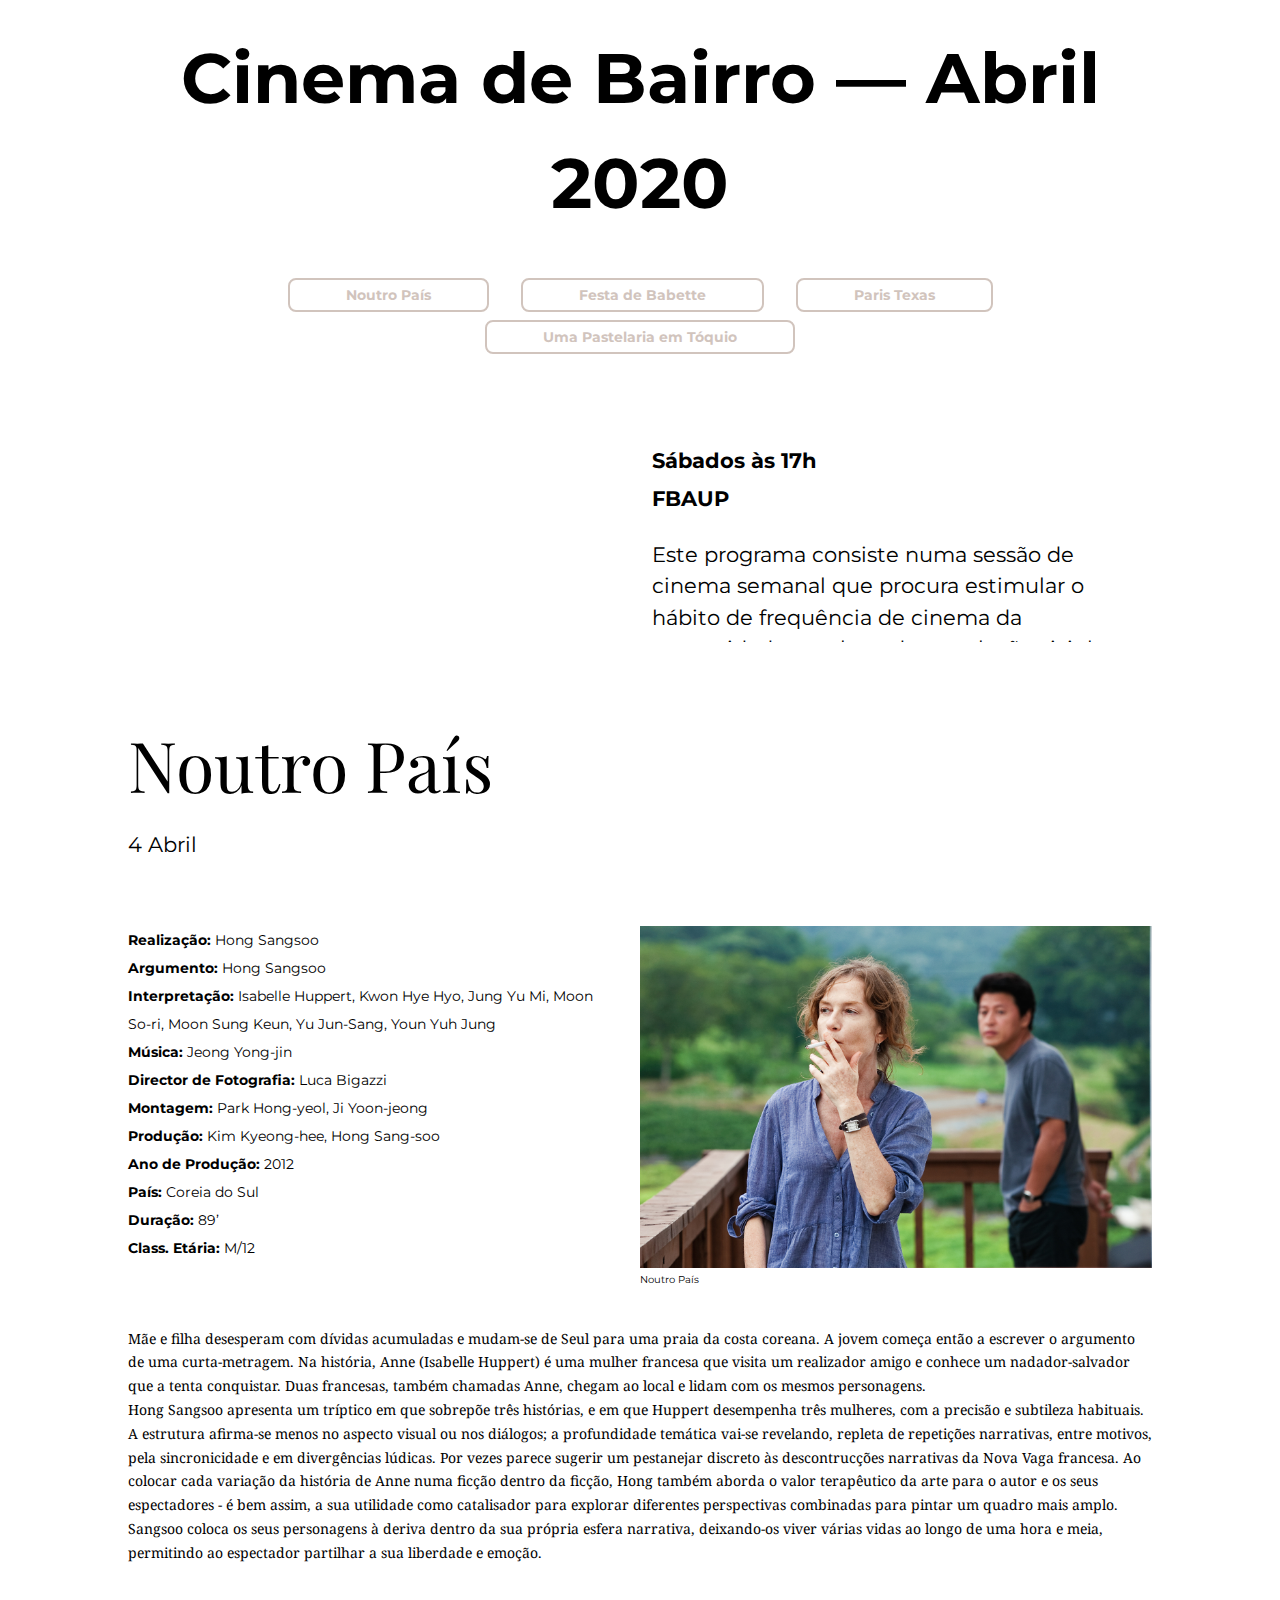
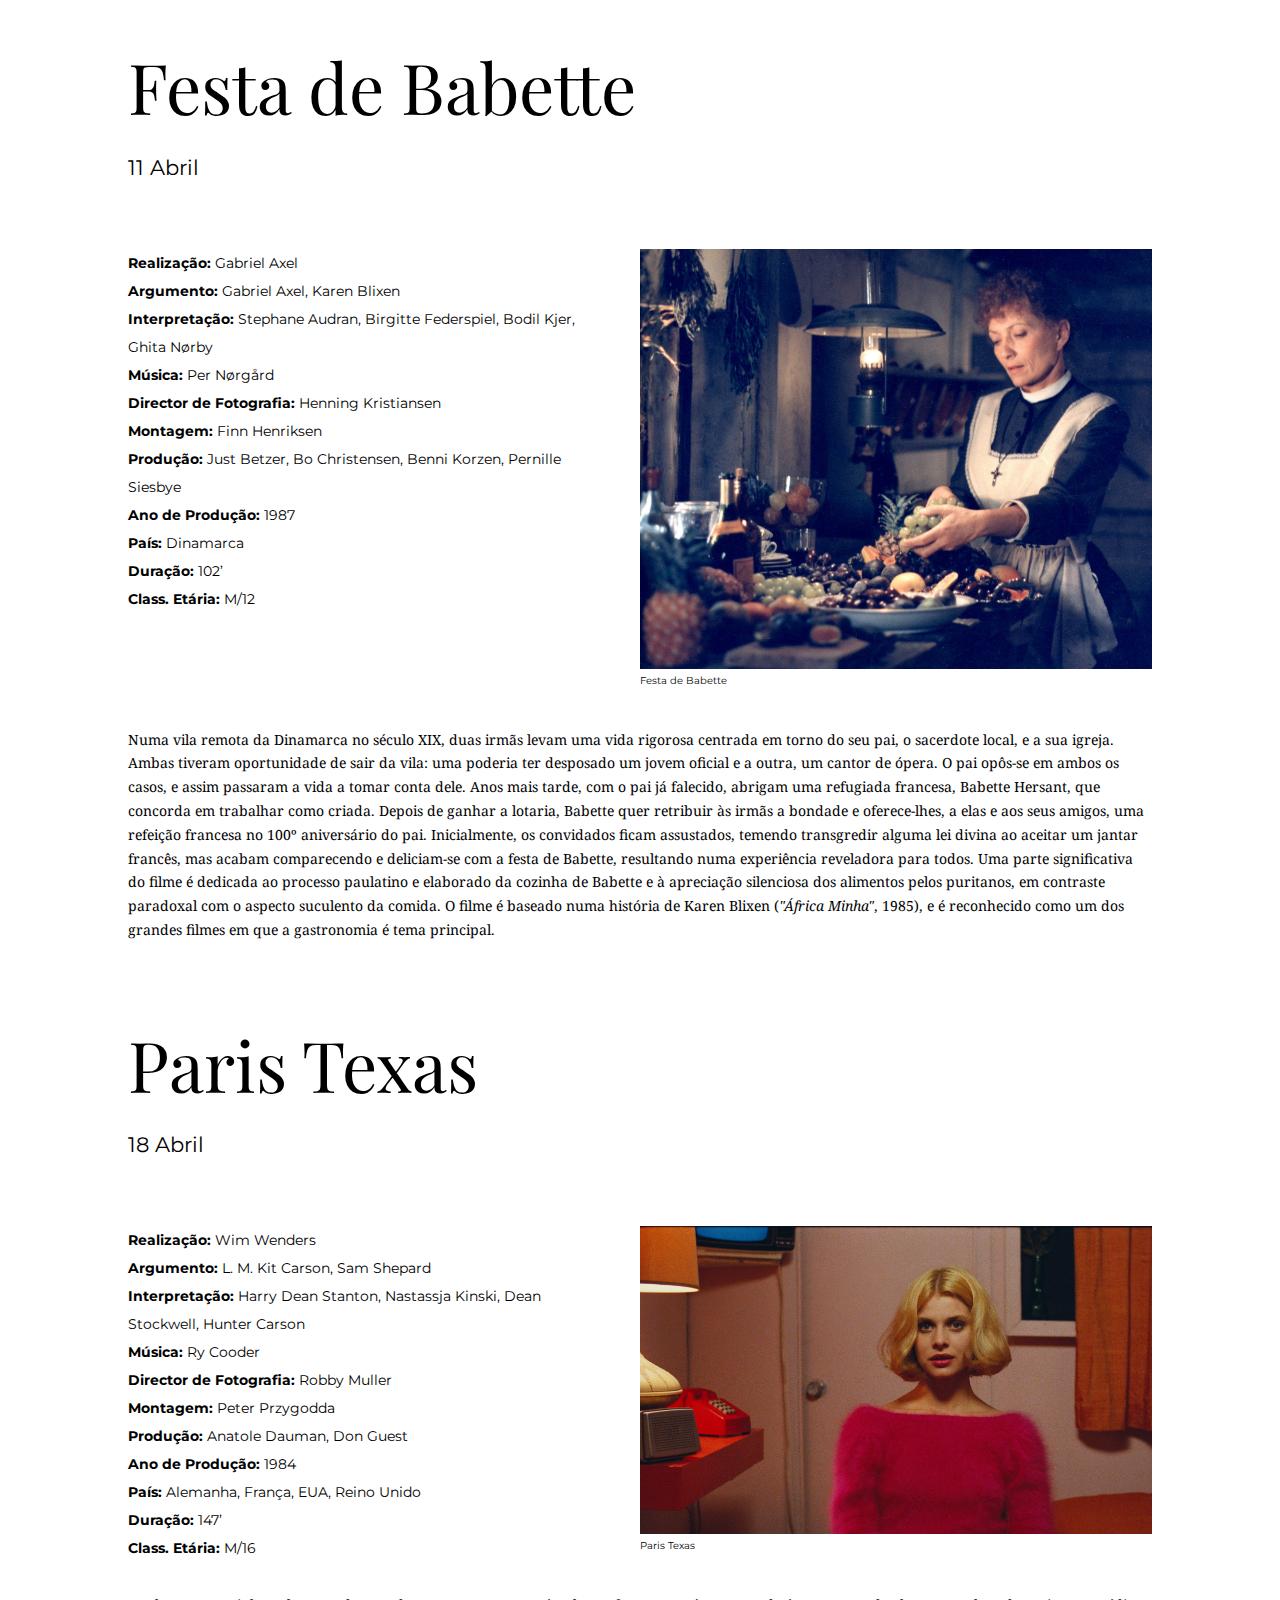
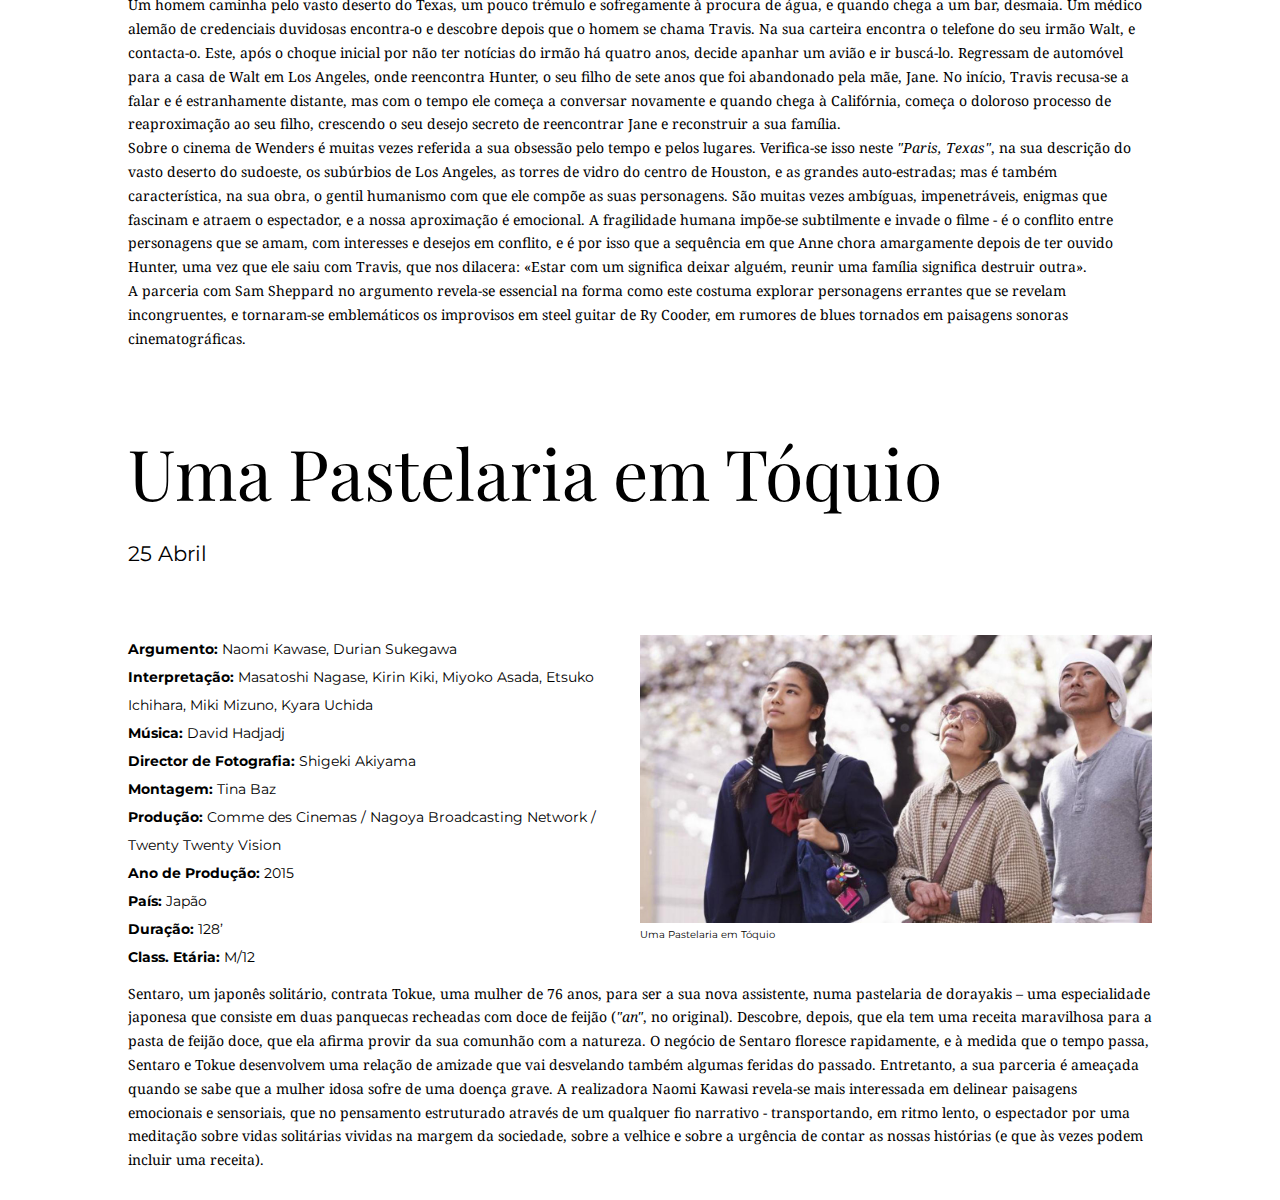
<file: index.htm>
<!--Marta Sousa-->
<!DOCTYPE html>
<html lang="pt">
<head>
  <title>Cinema de Bairro</title>
  <meta charset="utf-8" />
  <meta name="viewport" content="width=device-width, initial-scale=1">
  <link href="https://fonts.googleapis.com/css?family=Montserrat:400,700&display=swap" rel="stylesheet"> <!--Montserrat font-->
  <link href="https://fonts.googleapis.com/css?family=Playfair+Display:400,700&display=swap" rel="stylesheet"> <!--Playfair font-->
  <link href="https://fonts.googleapis.com/css?family=Noto+Serif:400,400i&display=swap&subset=cyrillic,cyrillic-ext,greek,greek-ext,latin-ext,vietnamese" rel="stylesheet"> <!--Noto font-->
  <link rel="stylesheet" type="text/css" href="css/style.css" /> <!--importar documento css-->
  <link rel="icon" href="IMG/icone.png">
    </head>
    <body>


      <!--Título-->
      <h1>Cinema de Bairro — Abril 2020</h1>

      <!--Índice de Filmes-->
    <ul class="indice">
      <li><a href="#NP">Noutro País</a></li>
      <li><a href="#FB">Festa de Babette</a></li>
      <li><a href="#PT">Paris Texas</a></li>
      <li><a href="#UPT">Uma Pastelaria em Tóquio</a></li>
      </ul>

      <!--Info-->
      <div class="info">
      <p>Sábados às 17h</p>
      <p>FBAUP</p>
      <p class="d">Este programa consiste numa sessão de cinema semanal que procura estimular o hábito de frequência de cinema da comunidade escolar e da população vizinha, oferecendo à cidade uma sala de cinema.</p></div>

      <!--Noutro País-->
      <h2 id="NP">Noutro País</h2>
      <p class="data">4 Abril</p>

        <figure>
        <img src="img/Noutro-Pais.jpg" alt="Noutro País">
        <figcaption>Noutro País</figcaption>
      </figure>

      <ul class="listas">
      <li><strong>Realização:</strong> Hong Sangsoo</li>
      <li><strong>Argumento:</strong> Hong Sangsoo</li>
      <li><strong>Interpretação:</strong> Isabelle Huppert, Kwon Hye Hyo, Jung Yu Mi, Moon So-ri, Moon Sung Keun, Yu Jun-Sang, Youn Yuh Jung</li>
      <li><strong>Música:</strong> Jeong Yong-jin</li>
      <li><strong>Director de Fotografia:</strong> Luca Bigazzi</li>
      <li><strong>Montagem:</strong> Park Hong-yeol, Ji Yoon-jeong</li>
      <li><strong>Produção:</strong> Kim Kyeong-hee, Hong Sang-soo</li>
      <li><strong>Ano de Produção:</strong> 2012</li>
      <li><strong>País:</strong> Coreia do Sul</li>
      <li><strong>Duração:</strong> 89’</li>
      <li><strong>Class. Etária:</strong> M/12</li>
    </ul>

      <p>Mãe e filha desesperam com dívidas acumuladas e mudam-se de Seul para uma praia da costa coreana. A jovem começa então a escrever o argumento de uma curta-metragem. Na história, Anne (Isabelle Huppert) é uma mulher francesa que visita um realizador amigo e conhece um nadador-salvador que a tenta conquistar. Duas francesas, também chamadas Anne, chegam ao local e lidam com os mesmos personagens.</p>

      <p>Hong Sangsoo apresenta um tríptico em que sobrepõe três histórias, e em que Huppert desempenha três mulheres, com a precisão e subtileza habituais. A estrutura afirma-se menos no aspecto visual ou nos diálogos; a profundidade temática vai-se revelando, repleta de repetições narrativas, entre motivos, pela sincronicidade e em divergências lúdicas. Por vezes parece sugerir um pestanejar discreto às descontrucções narrativas da Nova Vaga francesa. Ao colocar cada variação da história de Anne numa ficção dentro da ficção, Hong também aborda o valor terapêutico da arte para o autor e os seus espectadores - é bem assim, a sua utilidade como catalisador para explorar diferentes perspectivas combinadas para pintar um quadro mais amplo. Sangsoo coloca os seus personagens à deriva dentro da sua própria esfera narrativa, deixando-os viver várias vidas ao longo de uma hora e meia, permitindo ao espectador partilhar a sua liberdade e emoção.</p>

      <!--Festa de Babette-->
      <h2 id="FB">Festa de Babette</h2>
      <p class="data">11 Abril</p>

      <figure>
        <img src="img/Festa-Babette.jpg" alt="Festa de Babette">
        <figcaption>Festa de Babette</figcaption>
      </figure>

      <ul class="listas">
      <li><strong>Realização:</strong> Gabriel Axel</li>
      <li><strong>Argumento:</strong> Gabriel Axel, Karen Blixen</li>
      <li><strong>Interpretação:</strong> Stephane Audran, Birgitte Federspiel, Bodil Kjer, Ghita Nørby</li>
      <li><strong>Música:</strong> Per Nørgård</li>
      <li><strong>Director de Fotografia:</strong> Henning Kristiansen</li>
      <li><strong>Montagem:</strong> Finn Henriksen</li>
      <li><strong>Produção:</strong> Just Betzer, Bo Christensen, Benni Korzen, Pernille Siesbye</li>
      <li><strong>Ano de Produção:</strong> 1987</li>
      <li><strong>País:</strong> Dinamarca</li>
      <li><strong>Duração:</strong> 102’</li>
      <li><strong>Class. Etária:</strong> M/12</li>
    </ul>

    <p>Numa vila remota da Dinamarca no século XIX, duas irmãs levam uma vida rigorosa centrada em torno do seu pai, o sacerdote local, e a sua igreja. Ambas tiveram oportunidade de sair da vila: uma poderia ter desposado um jovem oficial e a outra, um cantor de ópera. O pai opôs-se em ambos os casos, e assim passaram a vida a tomar conta dele. Anos mais tarde, com o pai já falecido, abrigam uma refugiada francesa, Babette Hersant, que concorda em trabalhar como criada. Depois de ganhar a lotaria, Babette quer retribuir às irmãs a bondade e oferece-lhes, a elas e aos seus amigos, uma refeição francesa no 100º aniversário do pai. Inicialmente, os convidados ficam assustados, temendo transgredir alguma lei divina ao aceitar um jantar francês, mas acabam comparecendo e deliciam-se com a festa de Babette, resultando numa experiência reveladora para todos. Uma parte significativa do filme é dedicada ao processo paulatino e elaborado da cozinha de Babette e à apreciação silenciosa dos alimentos pelos puritanos, em contraste paradoxal com o aspecto suculento da comida. O filme é baseado numa história de Karen Blixen (<cite>África Minha</cite>, 1985), e é reconhecido como um dos grandes filmes em que a gastronomia é tema principal.</p>

      <!--Paris Texas-->
      <h2 id="PT">Paris Texas</h2>
      <p class="data">18 Abril</p>

        <figure>
        <img src="img/Paris-Texas.jpg" alt="Paris Texas">
        <figcaption>Paris Texas</figcaption>
      </figure>

      <ul class="listas">
        <li><strong>Realização:</strong> Wim Wenders</li>
        <li><strong>Argumento:</strong> L. M. Kit Carson, Sam Shepard</li>
        <li><strong>Interpretação:</strong> Harry Dean Stanton, Nastassja Kinski, Dean Stockwell, Hunter Carson</li>
        <li><strong>Música:</strong> Ry Cooder</li>
        <li><strong>Director de Fotografia:</strong> Robby Muller</li>
        <li><strong>Montagem:</strong> Peter Przygodda</li>
        <li><strong>Produção:</strong> Anatole Dauman, Don Guest</li>
        <li><strong>Ano de Produção:</strong> 1984</li>
        <li><strong>País:</strong> Alemanha, França, EUA, Reino Unido</li>
        <li><strong>Duração:</strong> 147’</li>
        <li><strong>Class. Etária:</strong> M/16</li>
      </ul>

      <p>Um homem caminha pelo vasto deserto do Texas, um pouco trémulo e sofregamente à procura de água, e quando chega a um bar, desmaia. Um médico alemão de credenciais duvidosas encontra-o e descobre depois que o homem se chama Travis. Na sua carteira encontra o telefone do seu irmão Walt, e contacta-o. Este, após o choque inicial por não ter notícias do irmão há quatro anos, decide apanhar um avião e ir buscá-lo. Regressam de automóvel para a casa de Walt em Los Angeles, onde reencontra Hunter, o seu filho de sete anos que foi abandonado pela mãe, Jane. No início, Travis recusa-se a falar e é estranhamente distante, mas com o tempo ele começa a conversar novamente e quando chega à Califórnia, começa o doloroso processo de reaproximação ao seu filho, crescendo o seu desejo secreto de reencontrar Jane e reconstruir a sua família.</p>

      <p>Sobre o cinema de Wenders é muitas vezes referida a sua obsessão pelo tempo e pelos lugares. Verifica-se isso neste <cite>Paris, Texas</cite>, na sua descrição do vasto deserto do sudoeste, os subúrbios de Los Angeles, as torres de vidro do centro de Houston, e as grandes auto-estradas; mas é também característica, na sua obra, o gentil humanismo com que ele compõe as suas personagens. São muitas vezes ambíguas, impenetráveis, enigmas que fascinam e atraem o espectador, e a nossa aproximação é emocional. A fragilidade humana impõe-se subtilmente e invade o filme - é o conflito entre personagens que se amam, com interesses e desejos em conflito, e é por isso que a sequência em que Anne chora amargamente depois de ter ouvido Hunter, uma vez que ele saiu com Travis, que nos dilacera: <q>Estar com um significa deixar alguém, reunir uma família significa destruir outra</q>.</p>

      <p>A parceria com Sam Sheppard no argumento revela-se essencial na forma como este costuma explorar personagens errantes que se revelam incongruentes, e tornaram-se emblemáticos os improvisos em steel guitar de Ry Cooder, em rumores de blues tornados em paisagens sonoras cinematográficas.</p>

      <!--Uma Pastelaria em Tóquio-->
      <h2 id="UPT">Uma Pastelaria em Tóquio</h2>
      <p class="data">25 Abril</p>

      <figure>
        <img src="img/Pastelaria-em-Toquio.jpg" alt="Uma Pastelaria em Tóquio">
        <figcaption>Uma Pastelaria em Tóquio</figcaption>
      </figure>

      <ul class="listas">
      <li><strong>Argumento:</strong> Naomi Kawase, Durian Sukegawa</li>
      <li><strong>Interpretação:</strong> Masatoshi Nagase, Kirin Kiki, Miyoko Asada, Etsuko Ichihara, Miki Mizuno, Kyara Uchida</li>
      <li><strong>Música:</strong> David Hadjadj</li>
      <li><strong>Director de Fotografia:</strong> Shigeki Akiyama</li>
      <li><strong>Montagem:</strong> Tina Baz</li>
      <li><strong>Produção:</strong> Comme des Cinemas / Nagoya Broadcasting Network / Twenty Twenty Vision</li>
      <li><strong>Ano de Produção:</strong> 2015</li>
      <li><strong>País:</strong> Japão</li>
      <li><strong>Duração:</strong> 128’</li>
      <li><strong>Class. Etária:</strong> M/12</li>
    </ul>

      <p class="UP">Sentaro, um japonês solitário, contrata Tokue, uma mulher de 76 anos, para ser a sua nova assistente, numa pastelaria de dorayakis – uma especialidade japonesa que consiste em duas panquecas recheadas com doce de feijão (<cite>an</cite>, no original). Descobre, depois, que ela tem uma receita maravilhosa para a pasta de feijão doce, que ela afirma provir da sua comunhão com a natureza. O negócio de Sentaro floresce rapidamente, e à medida que o tempo passa, Sentaro e Tokue desenvolvem uma relação de amizade que vai desvelando também algumas feridas do passado. Entretanto, a sua parceria é ameaçada quando se sabe que a mulher idosa sofre de uma doença grave. A realizadora Naomi Kawasi revela-se mais interessada em delinear paisagens emocionais e sensoriais, que no pensamento estruturado através de um qualquer fio narrativo - transportando, em ritmo lento, o espectador por uma meditação sobre vidas solitárias vividas na margem da sociedade, sobre a velhice e sobre a urgência de contar as nossas histórias (e que às vezes podem incluir uma receita). </p>

      <button onclick="topButton()" id="tBtn" title="up_btn"><i class="arrow up"></i></button>

      <script src = "js/script.js"></script>

      </body>
</file>
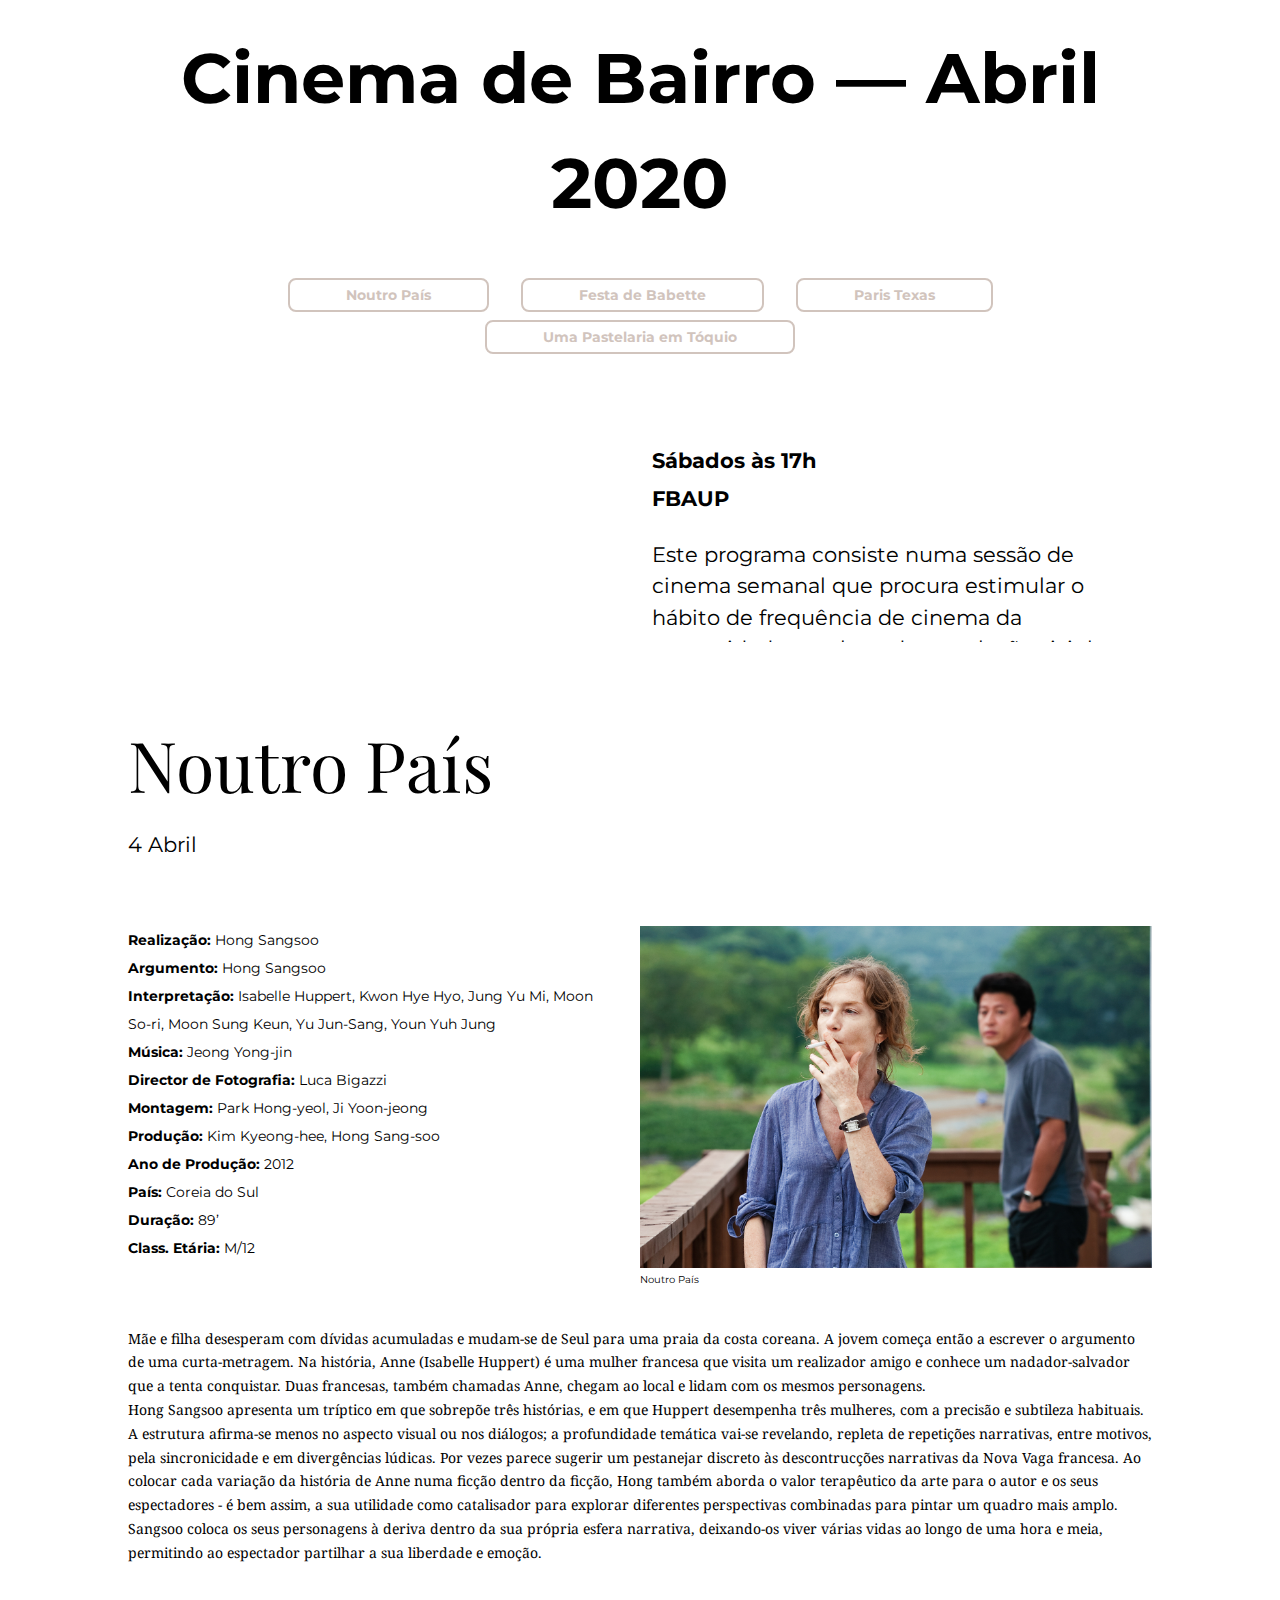
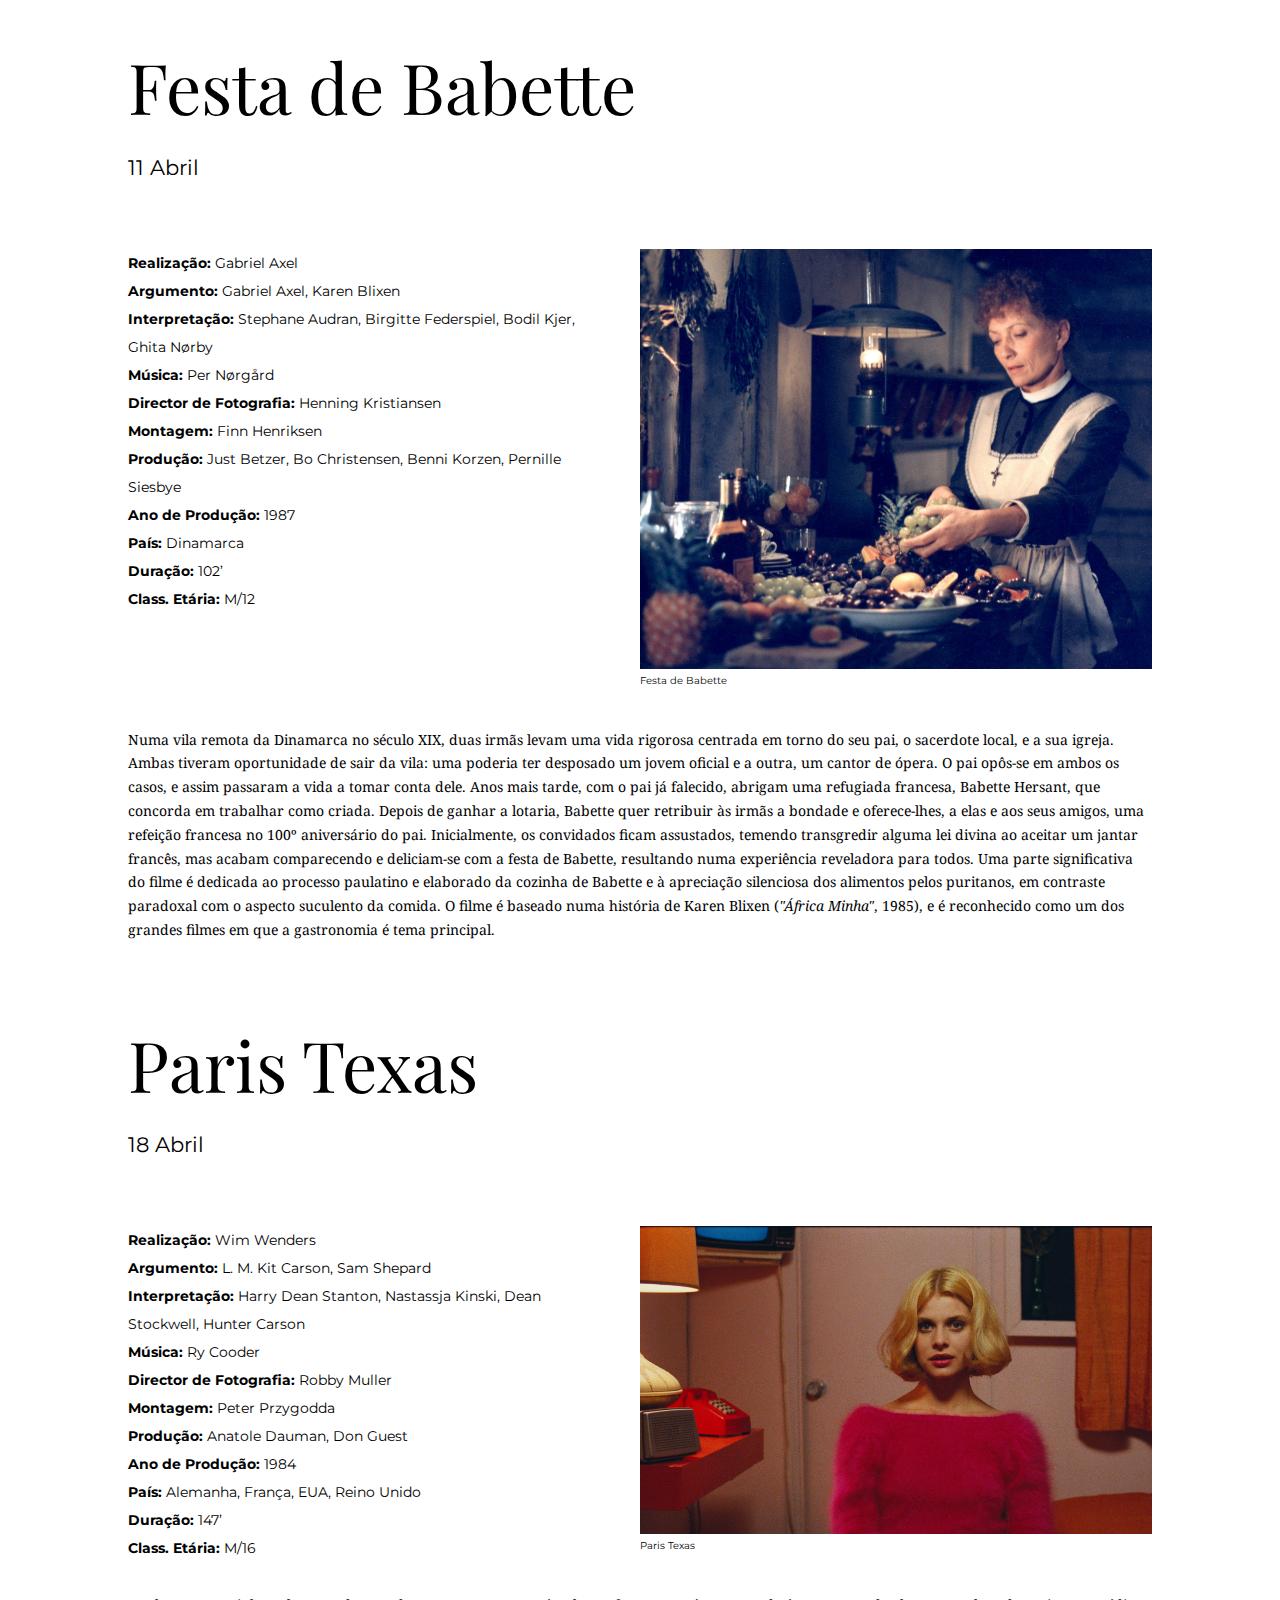
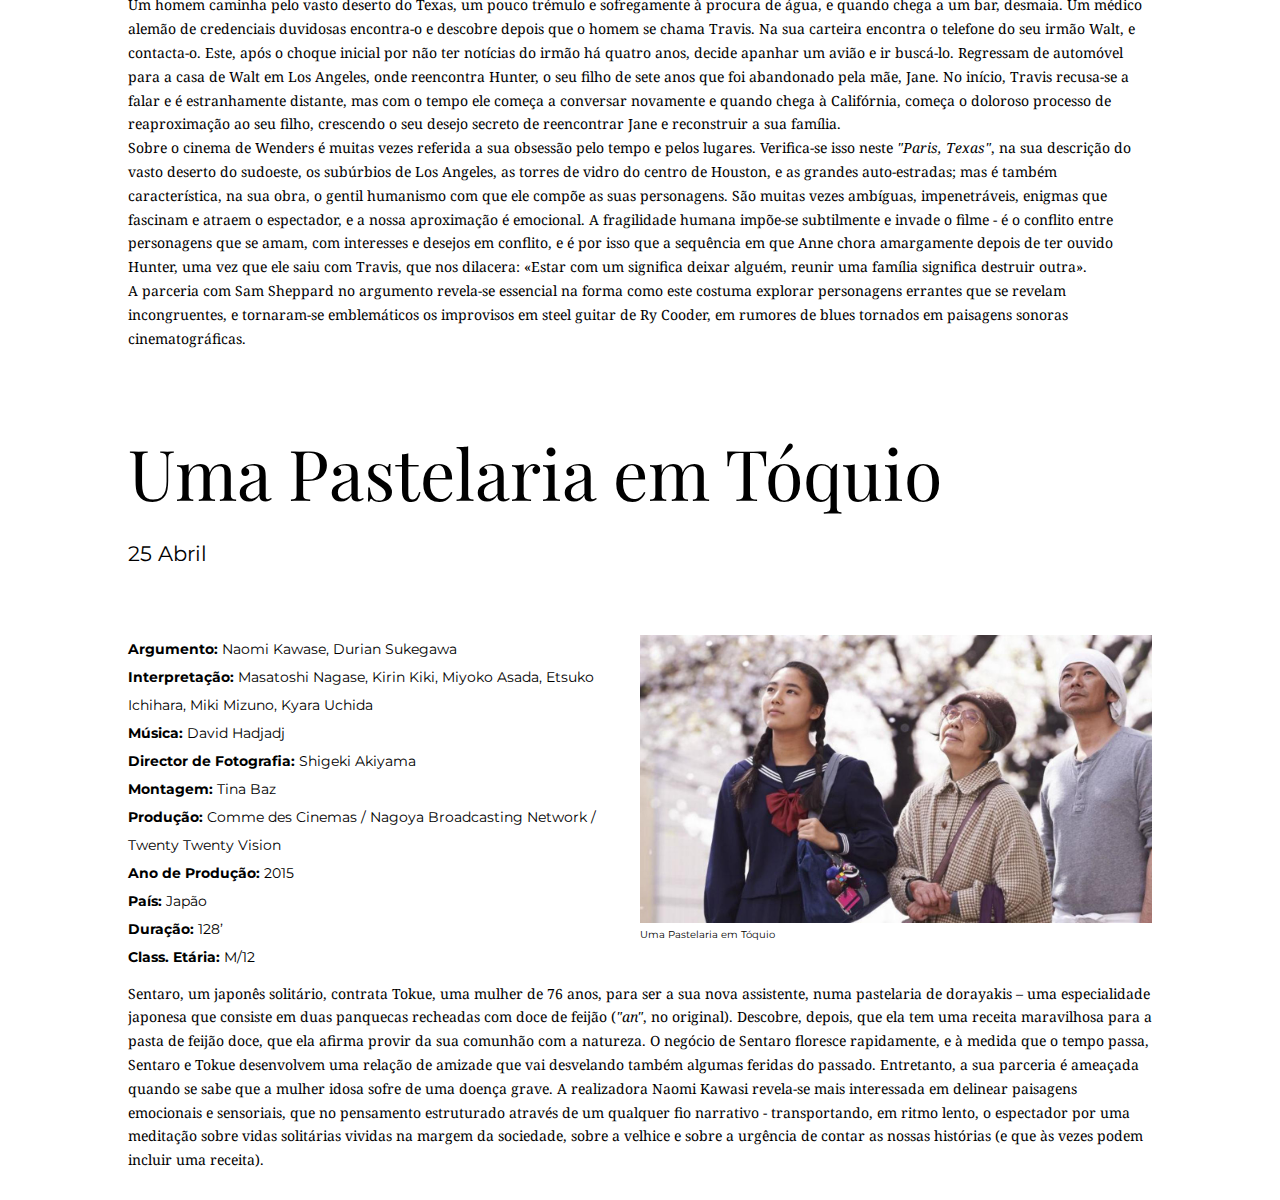
<file: index.html>
<!--Marta Sousa-->
<!DOCTYPE html>
<html lang="pt">
<head>
  <title>Cinema de Bairro</title>
  <meta charset="utf-8" />
  <meta name="viewport" content="width=device-width, initial-scale=1">
  <link href="https://fonts.googleapis.com/css?family=Montserrat:400,700&display=swap" rel="stylesheet"> <!--Montserrat font-->
  <link href="https://fonts.googleapis.com/css?family=Playfair+Display:400,700&display=swap" rel="stylesheet"> <!--Playfair font-->
  <link href="https://fonts.googleapis.com/css?family=Noto+Serif:400,400i&display=swap&subset=cyrillic,cyrillic-ext,greek,greek-ext,latin-ext,vietnamese" rel="stylesheet"> <!--Noto font-->
  <link rel="stylesheet" type="text/css" href="css/style.css" /> <!--importar documento css-->
  <link rel="icon" href="img/icone.png">
    </head>
    <body>


      <!--Título-->
      <h1>Cinema de Bairro — Abril 2020</h1>

      <!--Índice de Filmes-->
    <ul class="indice">
      <li><a href="#NP">Noutro País</a></li>
      <li><a href="#FB">Festa de Babette</a></li>
      <li><a href="#PT">Paris Texas</a></li>
      <li><a href="#UPT">Uma Pastelaria em Tóquio</a></li>
      </ul>

      <!--Info-->
      <div class="info">
      <p>Sábados às 17h</p>
      <p>FBAUP</p>
      <p class="d">Este programa consiste numa sessão de cinema semanal que procura estimular o hábito de frequência de cinema da comunidade escolar e da população vizinha, oferecendo à cidade uma sala de cinema.</p></div>

      <!--Noutro País-->
      <h2 id="NP">Noutro País</h2>
      <p class="data">4 Abril</p>

        <figure>
        <img src="img/Noutro-Pais.jpg" alt="Noutro País">
        <figcaption>Noutro País</figcaption>
      </figure>

      <ul class="listas">
      <li><strong>Realização:</strong> Hong Sangsoo</li>
      <li><strong>Argumento:</strong> Hong Sangsoo</li>
      <li><strong>Interpretação:</strong> Isabelle Huppert, Kwon Hye Hyo, Jung Yu Mi, Moon So-ri, Moon Sung Keun, Yu Jun-Sang, Youn Yuh Jung</li>
      <li><strong>Música:</strong> Jeong Yong-jin</li>
      <li><strong>Director de Fotografia:</strong> Luca Bigazzi</li>
      <li><strong>Montagem:</strong> Park Hong-yeol, Ji Yoon-jeong</li>
      <li><strong>Produção:</strong> Kim Kyeong-hee, Hong Sang-soo</li>
      <li><strong>Ano de Produção:</strong> 2012</li>
      <li><strong>País:</strong> Coreia do Sul</li>
      <li><strong>Duração:</strong> 89’</li>
      <li><strong>Class. Etária:</strong> M/12</li>
    </ul>

      <p>Mãe e filha desesperam com dívidas acumuladas e mudam-se de Seul para uma praia da costa coreana. A jovem começa então a escrever o argumento de uma curta-metragem. Na história, Anne (Isabelle Huppert) é uma mulher francesa que visita um realizador amigo e conhece um nadador-salvador que a tenta conquistar. Duas francesas, também chamadas Anne, chegam ao local e lidam com os mesmos personagens.</p>

      <p>Hong Sangsoo apresenta um tríptico em que sobrepõe três histórias, e em que Huppert desempenha três mulheres, com a precisão e subtileza habituais. A estrutura afirma-se menos no aspecto visual ou nos diálogos; a profundidade temática vai-se revelando, repleta de repetições narrativas, entre motivos, pela sincronicidade e em divergências lúdicas. Por vezes parece sugerir um pestanejar discreto às descontrucções narrativas da Nova Vaga francesa. Ao colocar cada variação da história de Anne numa ficção dentro da ficção, Hong também aborda o valor terapêutico da arte para o autor e os seus espectadores - é bem assim, a sua utilidade como catalisador para explorar diferentes perspectivas combinadas para pintar um quadro mais amplo. Sangsoo coloca os seus personagens à deriva dentro da sua própria esfera narrativa, deixando-os viver várias vidas ao longo de uma hora e meia, permitindo ao espectador partilhar a sua liberdade e emoção.</p>

      <!--Festa de Babette-->
      <h2 id="FB">Festa de Babette</h2>
      <p class="data">11 Abril</p>

      <figure>
        <img src="img/Festa-Babette.jpg" alt="Festa de Babette">
        <figcaption>Festa de Babette</figcaption>
      </figure>

      <ul class="listas">
      <li><strong>Realização:</strong> Gabriel Axel</li>
      <li><strong>Argumento:</strong> Gabriel Axel, Karen Blixen</li>
      <li><strong>Interpretação:</strong> Stephane Audran, Birgitte Federspiel, Bodil Kjer, Ghita Nørby</li>
      <li><strong>Música:</strong> Per Nørgård</li>
      <li><strong>Director de Fotografia:</strong> Henning Kristiansen</li>
      <li><strong>Montagem:</strong> Finn Henriksen</li>
      <li><strong>Produção:</strong> Just Betzer, Bo Christensen, Benni Korzen, Pernille Siesbye</li>
      <li><strong>Ano de Produção:</strong> 1987</li>
      <li><strong>País:</strong> Dinamarca</li>
      <li><strong>Duração:</strong> 102’</li>
      <li><strong>Class. Etária:</strong> M/12</li>
    </ul>

    <p>Numa vila remota da Dinamarca no século XIX, duas irmãs levam uma vida rigorosa centrada em torno do seu pai, o sacerdote local, e a sua igreja. Ambas tiveram oportunidade de sair da vila: uma poderia ter desposado um jovem oficial e a outra, um cantor de ópera. O pai opôs-se em ambos os casos, e assim passaram a vida a tomar conta dele. Anos mais tarde, com o pai já falecido, abrigam uma refugiada francesa, Babette Hersant, que concorda em trabalhar como criada. Depois de ganhar a lotaria, Babette quer retribuir às irmãs a bondade e oferece-lhes, a elas e aos seus amigos, uma refeição francesa no 100º aniversário do pai. Inicialmente, os convidados ficam assustados, temendo transgredir alguma lei divina ao aceitar um jantar francês, mas acabam comparecendo e deliciam-se com a festa de Babette, resultando numa experiência reveladora para todos. Uma parte significativa do filme é dedicada ao processo paulatino e elaborado da cozinha de Babette e à apreciação silenciosa dos alimentos pelos puritanos, em contraste paradoxal com o aspecto suculento da comida. O filme é baseado numa história de Karen Blixen (<cite>África Minha</cite>, 1985), e é reconhecido como um dos grandes filmes em que a gastronomia é tema principal.</p>

      <!--Paris Texas-->
      <h2 id="PT">Paris Texas</h2>
      <p class="data">18 Abril</p>

        <figure>
        <img src="img/Paris-Texas.jpg" alt="Paris Texas">
        <figcaption>Paris Texas</figcaption>
      </figure>

      <ul class="listas">
        <li><strong>Realização:</strong> Wim Wenders</li>
        <li><strong>Argumento:</strong> L. M. Kit Carson, Sam Shepard</li>
        <li><strong>Interpretação:</strong> Harry Dean Stanton, Nastassja Kinski, Dean Stockwell, Hunter Carson</li>
        <li><strong>Música:</strong> Ry Cooder</li>
        <li><strong>Director de Fotografia:</strong> Robby Muller</li>
        <li><strong>Montagem:</strong> Peter Przygodda</li>
        <li><strong>Produção:</strong> Anatole Dauman, Don Guest</li>
        <li><strong>Ano de Produção:</strong> 1984</li>
        <li><strong>País:</strong> Alemanha, França, EUA, Reino Unido</li>
        <li><strong>Duração:</strong> 147’</li>
        <li><strong>Class. Etária:</strong> M/16</li>
      </ul>

      <p>Um homem caminha pelo vasto deserto do Texas, um pouco trémulo e sofregamente à procura de água, e quando chega a um bar, desmaia. Um médico alemão de credenciais duvidosas encontra-o e descobre depois que o homem se chama Travis. Na sua carteira encontra o telefone do seu irmão Walt, e contacta-o. Este, após o choque inicial por não ter notícias do irmão há quatro anos, decide apanhar um avião e ir buscá-lo. Regressam de automóvel para a casa de Walt em Los Angeles, onde reencontra Hunter, o seu filho de sete anos que foi abandonado pela mãe, Jane. No início, Travis recusa-se a falar e é estranhamente distante, mas com o tempo ele começa a conversar novamente e quando chega à Califórnia, começa o doloroso processo de reaproximação ao seu filho, crescendo o seu desejo secreto de reencontrar Jane e reconstruir a sua família.</p>

      <p>Sobre o cinema de Wenders é muitas vezes referida a sua obsessão pelo tempo e pelos lugares. Verifica-se isso neste <cite>Paris, Texas</cite>, na sua descrição do vasto deserto do sudoeste, os subúrbios de Los Angeles, as torres de vidro do centro de Houston, e as grandes auto-estradas; mas é também característica, na sua obra, o gentil humanismo com que ele compõe as suas personagens. São muitas vezes ambíguas, impenetráveis, enigmas que fascinam e atraem o espectador, e a nossa aproximação é emocional. A fragilidade humana impõe-se subtilmente e invade o filme - é o conflito entre personagens que se amam, com interesses e desejos em conflito, e é por isso que a sequência em que Anne chora amargamente depois de ter ouvido Hunter, uma vez que ele saiu com Travis, que nos dilacera: <q>Estar com um significa deixar alguém, reunir uma família significa destruir outra</q>.</p>

      <p>A parceria com Sam Sheppard no argumento revela-se essencial na forma como este costuma explorar personagens errantes que se revelam incongruentes, e tornaram-se emblemáticos os improvisos em steel guitar de Ry Cooder, em rumores de blues tornados em paisagens sonoras cinematográficas.</p>

      <!--Uma Pastelaria em Tóquio-->
      <h2 id="UPT">Uma Pastelaria em Tóquio</h2>
      <p class="data">25 Abril</p>

      <figure>
        <img src="img/Pastelaria-em-Toquio.jpg" alt="Uma Pastelaria em Tóquio">
        <figcaption>Uma Pastelaria em Tóquio</figcaption>
      </figure>

      <ul class="listas">
      <li><strong>Argumento:</strong> Naomi Kawase, Durian Sukegawa</li>
      <li><strong>Interpretação:</strong> Masatoshi Nagase, Kirin Kiki, Miyoko Asada, Etsuko Ichihara, Miki Mizuno, Kyara Uchida</li>
      <li><strong>Música:</strong> David Hadjadj</li>
      <li><strong>Director de Fotografia:</strong> Shigeki Akiyama</li>
      <li><strong>Montagem:</strong> Tina Baz</li>
      <li><strong>Produção:</strong> Comme des Cinemas / Nagoya Broadcasting Network / Twenty Twenty Vision</li>
      <li><strong>Ano de Produção:</strong> 2015</li>
      <li><strong>País:</strong> Japão</li>
      <li><strong>Duração:</strong> 128’</li>
      <li><strong>Class. Etária:</strong> M/12</li>
    </ul>

      <p class="UP">Sentaro, um japonês solitário, contrata Tokue, uma mulher de 76 anos, para ser a sua nova assistente, numa pastelaria de dorayakis – uma especialidade japonesa que consiste em duas panquecas recheadas com doce de feijão (<cite>an</cite>, no original). Descobre, depois, que ela tem uma receita maravilhosa para a pasta de feijão doce, que ela afirma provir da sua comunhão com a natureza. O negócio de Sentaro floresce rapidamente, e à medida que o tempo passa, Sentaro e Tokue desenvolvem uma relação de amizade que vai desvelando também algumas feridas do passado. Entretanto, a sua parceria é ameaçada quando se sabe que a mulher idosa sofre de uma doença grave. A realizadora Naomi Kawasi revela-se mais interessada em delinear paisagens emocionais e sensoriais, que no pensamento estruturado através de um qualquer fio narrativo - transportando, em ritmo lento, o espectador por uma meditação sobre vidas solitárias vividas na margem da sociedade, sobre a velhice e sobre a urgência de contar as nossas histórias (e que às vezes podem incluir uma receita). </p>

      <button onclick="topButton()" id="tBtn" title="up_btn"><i class="arrow up"></i></button>

      <script src = "js/script.js"></script>

      </body>
</file>
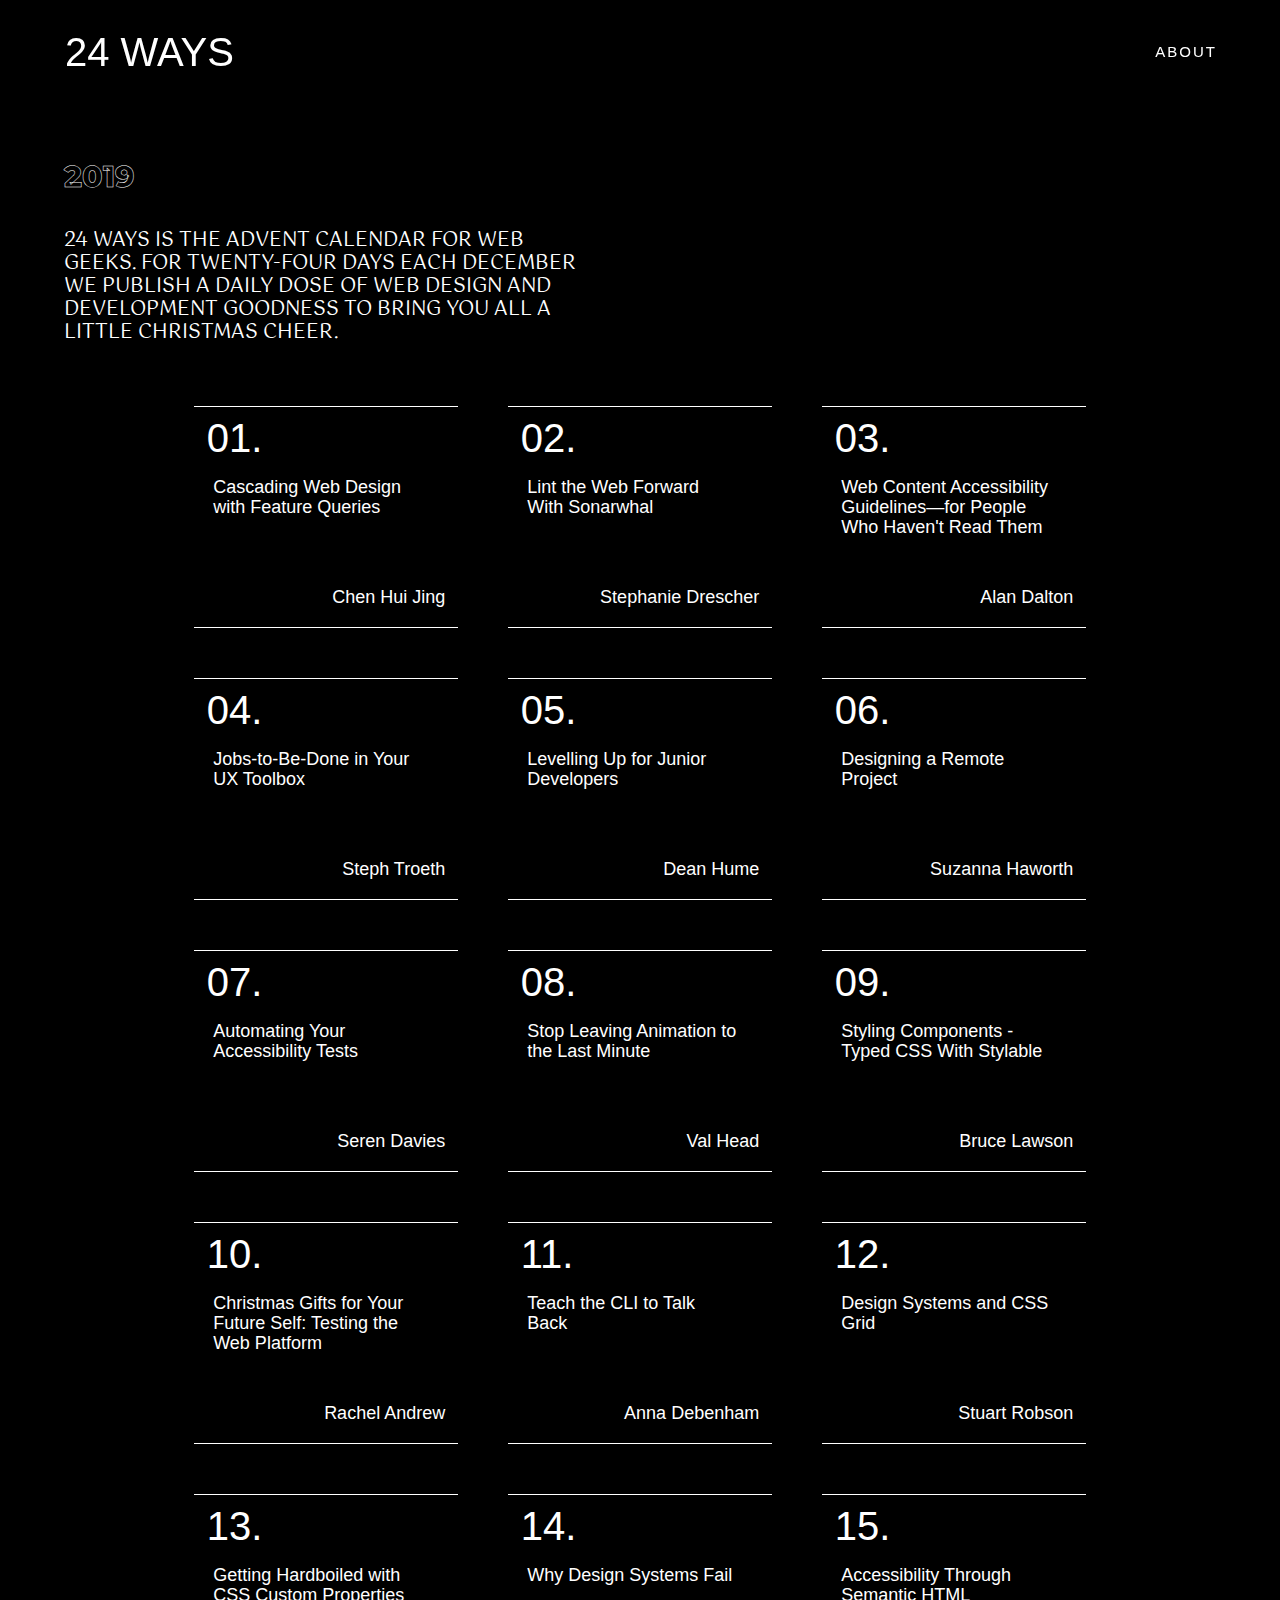
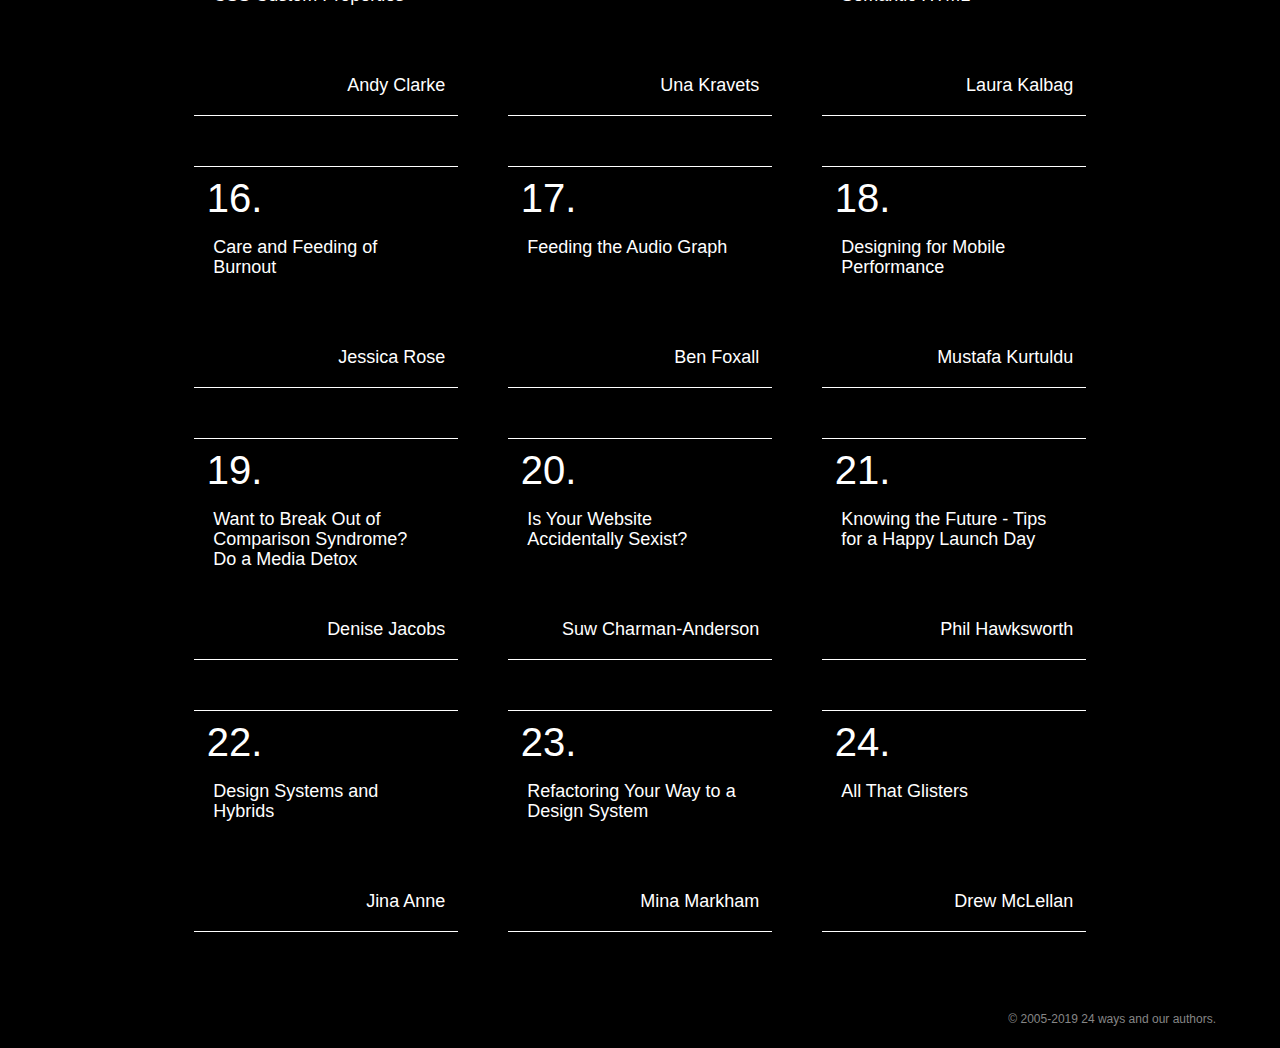
<file: 24ways/index.html>
<!DOCTYPE html>
<!--Marta Sousa-->
<html lang="en">
<head>
  <title>24 Ways</title>
  <meta charset="utf-8" />
  <meta name="viewport" content="width=device-width, initial-scale=1.0"/>
  <link href="https://fonts.googleapis.com/css2?family=Gotu&display=swap" rel="stylesheet"> <!-- Fonte Gotu Regular-->
  <link href="https://fonts.googleapis.com/css2?family=Montserrat:wght@800&display=swap" rel="stylesheet"> <!-- Fonte Montserrat Extra Bold-->
  <link rel="stylesheet" type="text/css" href="css/style.css"/>
  <link rel="icon" href="img/24ways.jpg">
    </head>

    <body>

  <div class="navigation">
    <ul>
    <li><a href="index.html">24 WAYS</a></li>
    <li><span class="about"><a href="about.html">ABOUT</a></span></li>
    </ul> </div>

      <header>
      <h1>2019</h1>
      <p class="intro">24 ways is the advent calendar for web geeks. For twenty-four days each December we publish a daily dose of web design and development goodness to bring you all a little Christmas cheer.</p>
    </header>

      <div class="container">
      <div class="conteudo"><span class="numero">01.</span><span class="title">Cascading Web Design with Feature Queries</span><span class="name">Chen Hui Jing</span></div>
      <div class="conteudo"><span class="numero">02.</span><span class="title">Lint the Web Forward With Sonarwhal</span><span class="name">Stephanie Drescher</span></div>
      <div class="conteudo"><span class="numero">03.</span><span class="title">Web Content Accessibility Guidelines—for People Who Haven't Read Them</span><span class="name">Alan Dalton</span></div>
      <div class="conteudo"><span class="numero">04.</span><span class="title">Jobs-to-Be-Done in Your UX Toolbox</span><span class="name">Steph Troeth</span></div>
      <div class="conteudo"><span class="numero">05.</span><span class="title">Levelling Up for Junior Developers</span><span class="name">Dean Hume</span></div>
      <div class="conteudo"><span class="numero">06.</span><span class="title">Designing a Remote Project</span><span class="name">Suzanna Haworth</span></div>
      <div class="conteudo"><span class="numero">07.</span><span class="title">Automating Your Accessibility Tests</span><span class="name">Seren Davies</span></div>
      <div class="conteudo"><span class="numero">08.</span><span class="title">Stop Leaving Animation to the Last Minute</span><span class="name">Val Head</span></div>
      <div class="conteudo"><span class="numero">09.</span><span class="title">Styling Components - Typed CSS With Stylable</span><span class="name">Bruce Lawson</span></div>
      <div class="conteudo"><span class="numero">10.</span><span class="title">Christmas Gifts for Your Future Self: Testing the Web Platform</span><span class="name">Rachel Andrew</span></div>
      <div class="conteudo"><span class="numero">11.</span><span class="title">Teach the CLI to Talk Back</span><span class="name">Anna Debenham</span></div>
      <div class="conteudo"><span class="numero">12.</span><span class="title">Design Systems and CSS Grid</span><span class="name">Stuart Robson</span></div>
      <div class="conteudo"><span class="numero">13.</span><span class="title">Getting Hardboiled with CSS Custom Properties</span><span class="name">Andy Clarke</span></div>
      <div class="conteudo"><span class="numero">14.</span><span class="title">Why Design Systems Fail</span><span class="name">Una Kravets</span></div>
      <div class="conteudo"><span class="numero">15.</span><span class="title">Accessibility Through Semantic HTML</span><span class="name">Laura Kalbag</span></div>
      <div class="conteudo"><span class="numero">16.</span><span class="title">Care and Feeding of Burnout</span><span class="name">Jessica Rose</span></div>
      <div class="conteudo"><span class="numero">17.</span><span class="title">Feeding the Audio Graph</span><span class="name">Ben Foxall</span></div>
      <div class="conteudo"><span class="numero">18.</span><span class="title">Designing for Mobile Performance</span><span class="name">Mustafa Kurtuldu</span></div>
      <div class="conteudo"><span class="numero">19.</span><span class="title">Want to Break Out of Comparison Syndrome? Do a Media Detox</span><span class="name">Denise Jacobs</span></div>
      <div class="conteudo"><a href="article.html"><span class="numero">20.</span><span class="title">Is Your Website Accidentally Sexist?</span><span class="name">Suw Charman-Anderson</span></a></div>
      <div class="conteudo"><span class="numero">21.</span><span class="title">Knowing the Future - Tips for a Happy Launch Day</span><span class="name">Phil Hawksworth</span></div>
      <div class="conteudo"><span class="numero">22.</span><span class="title">Design Systems and Hybrids</span><span class="name">Jina Anne</span></div>
      <div class="conteudo"><span class="numero">23.</span><span class="title">Refactoring Your Way to a Design System</span><span class="name">Mina Markham</span></div>
      <div class="conteudo"><span class="numero">24.</span><span class="title">All That Glisters</span><span class="name">Drew McLellan</span></div>
    </div>

      <p class="rodape"> © 2005-2019 24 ways and our authors. </p>

    </body>
    </html>
</file>
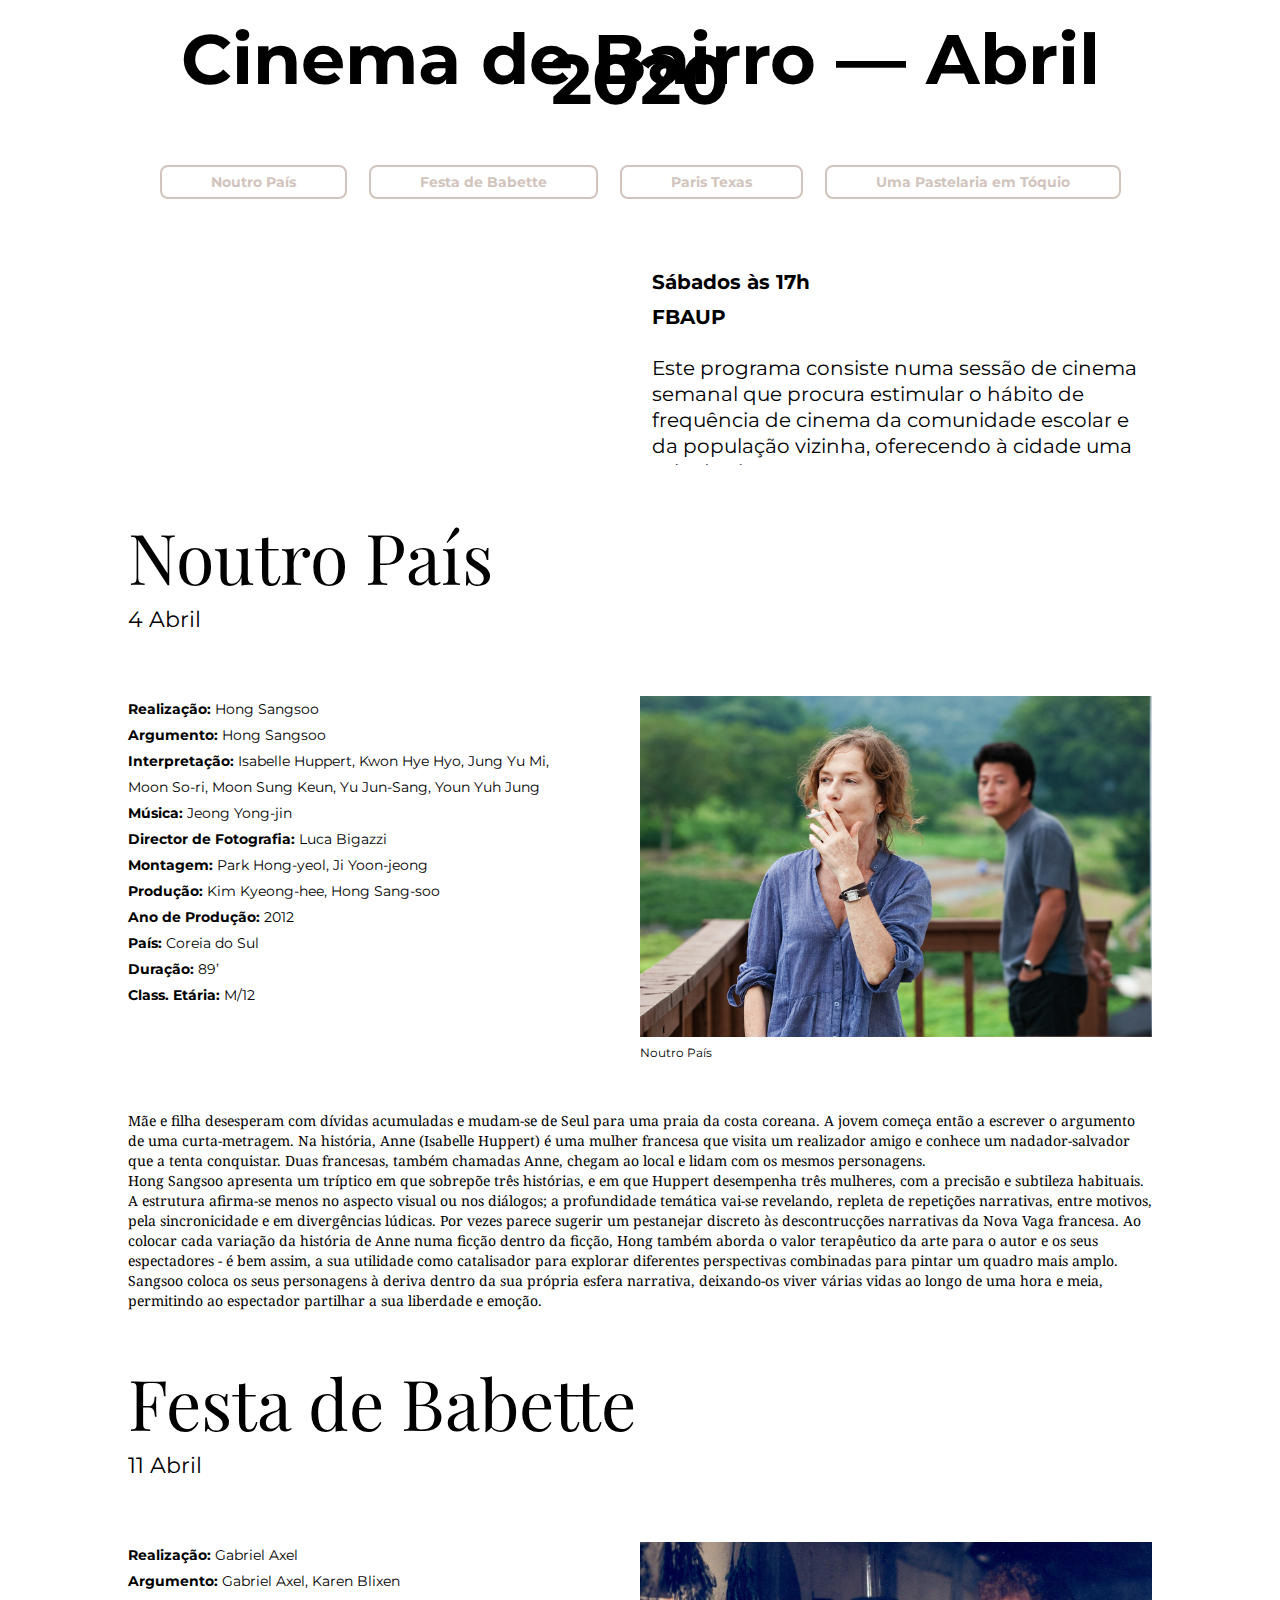
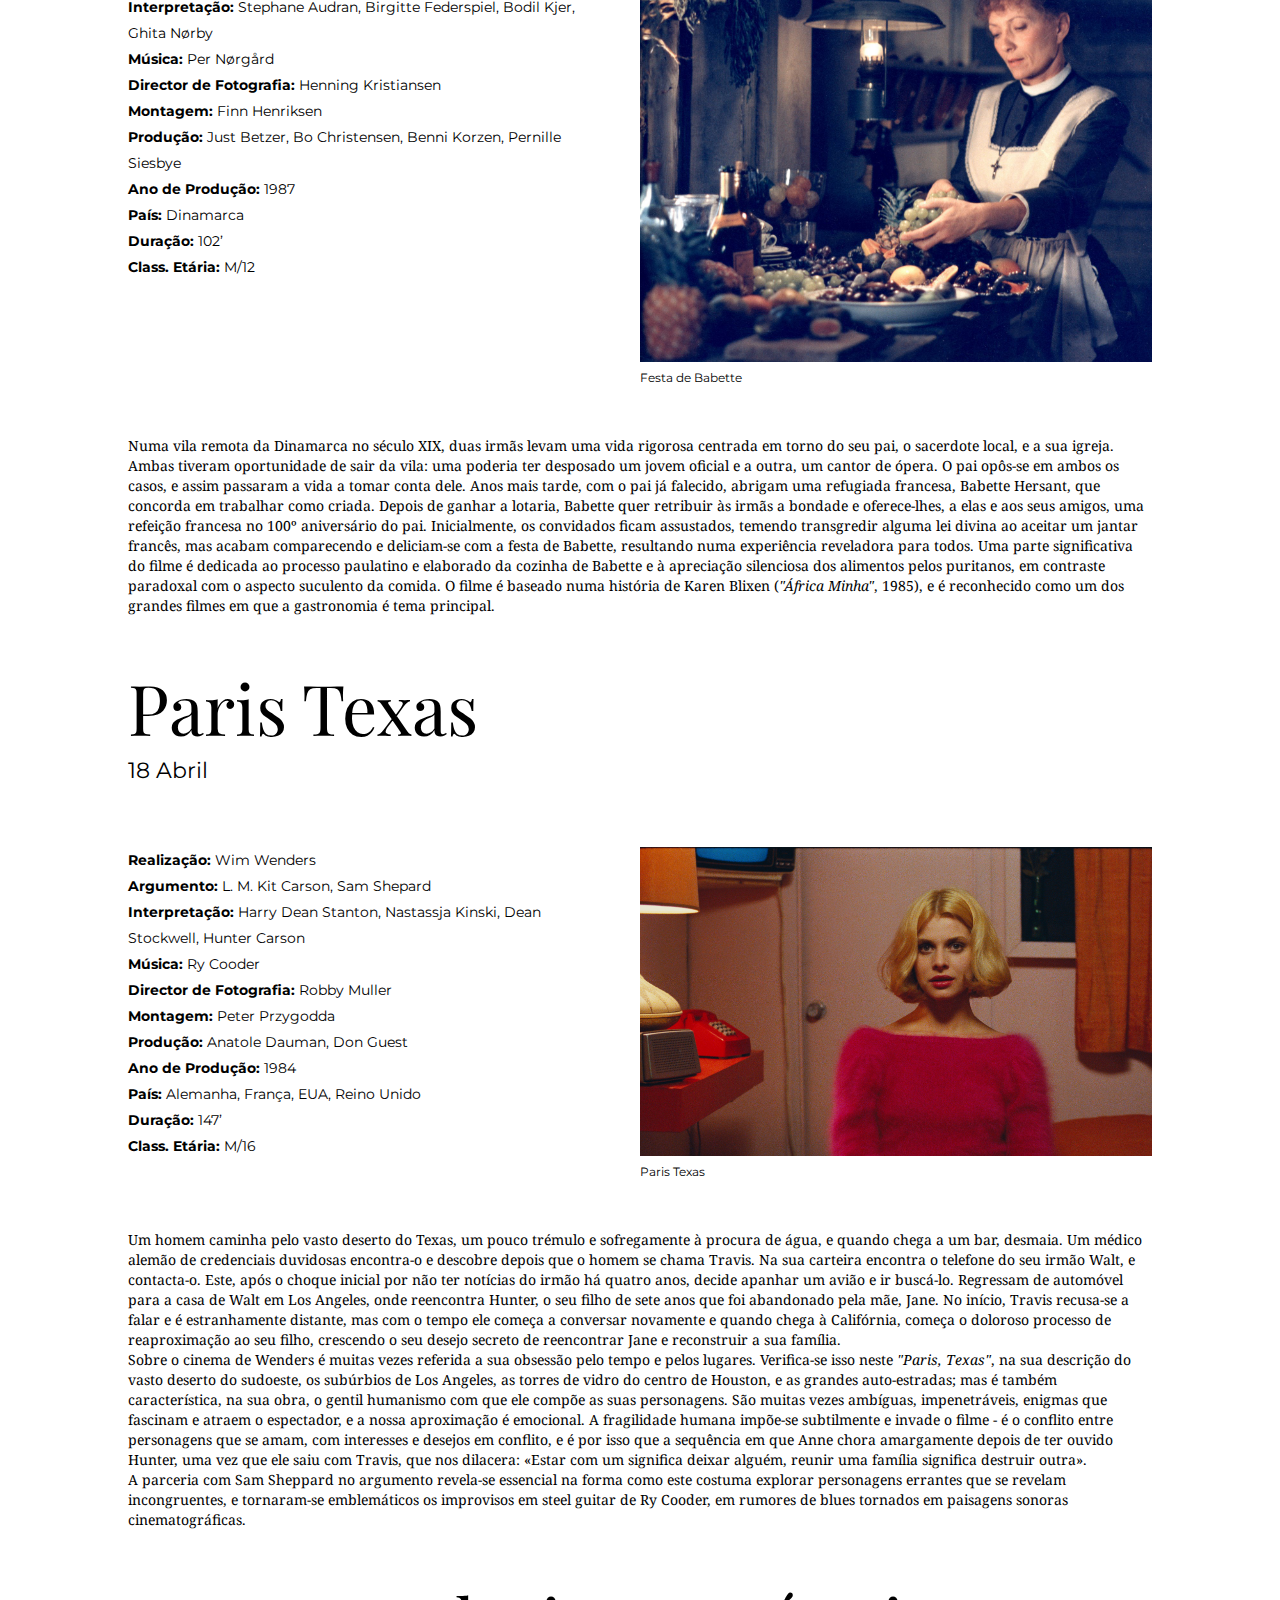
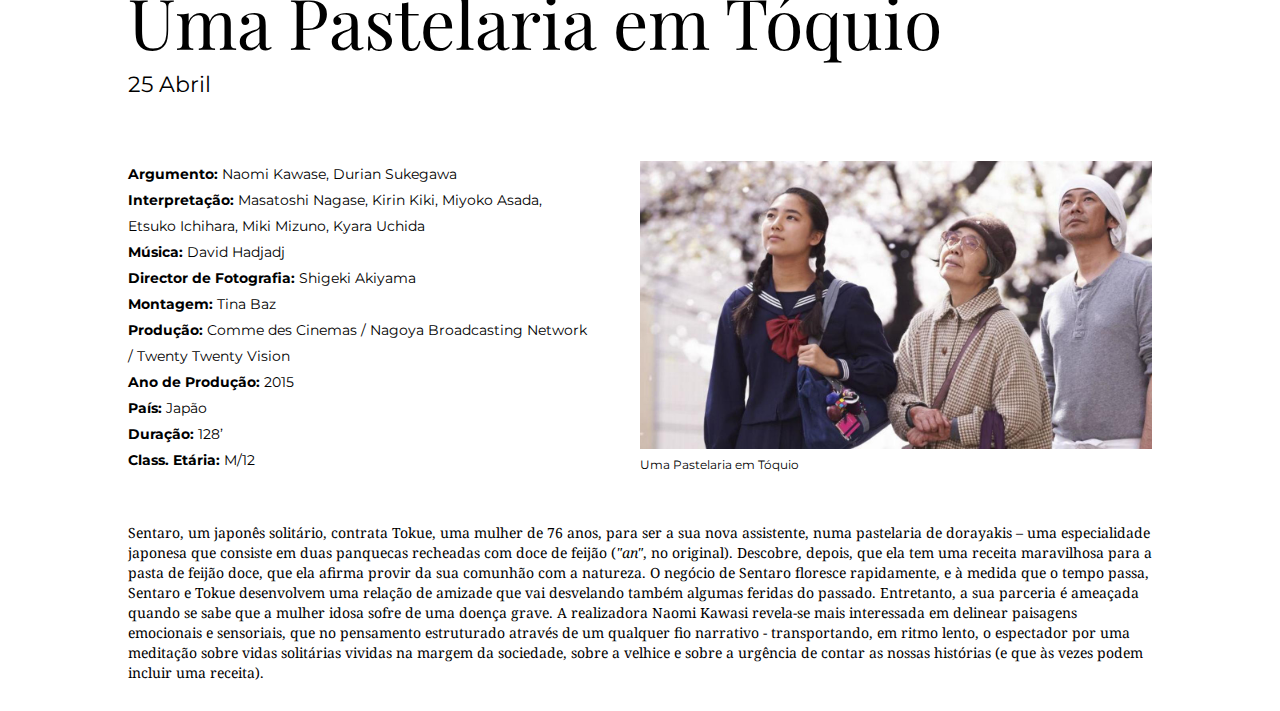
<file: cinemadebairro/index.html>
<!--Marta Sousa-->
<!DOCTYPE html>
<html lang="pt">

<head>
  <title>Cinema de Bairro</title>
  <meta charset="utf-8" />
  <meta name="viewport" content="width=device-width, initial-scale=1">
  <link href="https://fonts.googleapis.com/css?family=Montserrat:400,700&display=swap" rel="stylesheet">
  <!--Montserrat font-->
  <link href="https://fonts.googleapis.com/css?family=Playfair+Display:400,700&display=swap" rel="stylesheet">
  <!--Playfair font-->
  <link
    href="https://fonts.googleapis.com/css?family=Noto+Serif:400,400i&display=swap&subset=cyrillic,cyrillic-ext,greek,greek-ext,latin-ext,vietnamese"
    rel="stylesheet">
  <!--Noto font-->
  <link rel="stylesheet" type="text/css" href="css/style.css" />
  <!--importar documento css-->
  <link rel="icon" href="img/icone.png">
</head>

<body>


  <!--Título-->
  <h1>Cinema de Bairro — Abril 2020</h1>

  <!--Índice de Filmes-->
  <ul class="indice">
    <li><a href="#NP">Noutro País</a></li>
    <li><a href="#FB">Festa de Babette</a></li>
    <li><a href="#PT">Paris Texas</a></li>
    <li><a href="#UPT">Uma Pastelaria em Tóquio</a></li>
  </ul>

  <!--Info-->
  <div class="info">
    <p>Sábados às 17h</p>
    <p>FBAUP</p>
    <p class="d">Este programa consiste numa sessão de cinema semanal que procura estimular o hábito de frequência de
      cinema da comunidade escolar e da população vizinha, oferecendo à cidade uma sala de cinema.</p>
  </div>

  <!--Noutro País-->
  <h2 id="NP">Noutro País</h2>
  <p class="data">4 Abril</p>

  <figure>
    <img src="img/Noutro-Pais.jpg" alt="Noutro País">
    <figcaption>Noutro País</figcaption>
  </figure>

  <ul class="listas">
    <li><strong>Realização:</strong> Hong Sangsoo</li>
    <li><strong>Argumento:</strong> Hong Sangsoo</li>
    <li><strong>Interpretação:</strong> Isabelle Huppert, Kwon Hye Hyo, Jung Yu Mi, Moon So-ri, Moon Sung Keun, Yu
      Jun-Sang, Youn Yuh Jung</li>
    <li><strong>Música:</strong> Jeong Yong-jin</li>
    <li><strong>Director de Fotografia:</strong> Luca Bigazzi</li>
    <li><strong>Montagem:</strong> Park Hong-yeol, Ji Yoon-jeong</li>
    <li><strong>Produção:</strong> Kim Kyeong-hee, Hong Sang-soo</li>
    <li><strong>Ano de Produção:</strong> 2012</li>
    <li><strong>País:</strong> Coreia do Sul</li>
    <li><strong>Duração:</strong> 89’</li>
    <li><strong>Class. Etária:</strong> M/12</li>
  </ul>

  <p>Mãe e filha desesperam com dívidas acumuladas e mudam-se de Seul para uma praia da costa coreana. A jovem começa
    então a escrever o argumento de uma curta-metragem. Na história, Anne (Isabelle Huppert) é uma mulher francesa que
    visita um realizador amigo e conhece um nadador-salvador que a tenta conquistar. Duas francesas, também chamadas
    Anne, chegam ao local e lidam com os mesmos personagens.</p>

  <p>Hong Sangsoo apresenta um tríptico em que sobrepõe três histórias, e em que Huppert desempenha três mulheres, com a
    precisão e subtileza habituais. A estrutura afirma-se menos no aspecto visual ou nos diálogos; a profundidade
    temática vai-se revelando, repleta de repetições narrativas, entre motivos, pela sincronicidade e em divergências
    lúdicas. Por vezes parece sugerir um pestanejar discreto às descontrucções narrativas da Nova Vaga francesa. Ao
    colocar cada variação da história de Anne numa ficção dentro da ficção, Hong também aborda o valor terapêutico da
    arte para o autor e os seus espectadores - é bem assim, a sua utilidade como catalisador para explorar diferentes
    perspectivas combinadas para pintar um quadro mais amplo. Sangsoo coloca os seus personagens à deriva dentro da sua
    própria esfera narrativa, deixando-os viver várias vidas ao longo de uma hora e meia, permitindo ao espectador
    partilhar a sua liberdade e emoção.</p>

  <!--Festa de Babette-->
  <h2 id="FB">Festa de Babette</h2>
  <p class="data">11 Abril</p>

  <figure>
    <img src="img/Festa-Babette.jpg" alt="Festa de Babette">
    <figcaption>Festa de Babette</figcaption>
  </figure>

  <ul class="listas">
    <li><strong>Realização:</strong> Gabriel Axel</li>
    <li><strong>Argumento:</strong> Gabriel Axel, Karen Blixen</li>
    <li><strong>Interpretação:</strong> Stephane Audran, Birgitte Federspiel, Bodil Kjer, Ghita Nørby</li>
    <li><strong>Música:</strong> Per Nørgård</li>
    <li><strong>Director de Fotografia:</strong> Henning Kristiansen</li>
    <li><strong>Montagem:</strong> Finn Henriksen</li>
    <li><strong>Produção:</strong> Just Betzer, Bo Christensen, Benni Korzen, Pernille Siesbye</li>
    <li><strong>Ano de Produção:</strong> 1987</li>
    <li><strong>País:</strong> Dinamarca</li>
    <li><strong>Duração:</strong> 102’</li>
    <li><strong>Class. Etária:</strong> M/12</li>
  </ul>

  <p>Numa vila remota da Dinamarca no século XIX, duas irmãs levam uma vida rigorosa centrada em torno do seu pai, o
    sacerdote local, e a sua igreja. Ambas tiveram oportunidade de sair da vila: uma poderia ter desposado um jovem
    oficial e a outra, um cantor de ópera. O pai opôs-se em ambos os casos, e assim passaram a vida a tomar conta dele.
    Anos mais tarde, com o pai já falecido, abrigam uma refugiada francesa, Babette Hersant, que concorda em trabalhar
    como criada. Depois de ganhar a lotaria, Babette quer retribuir às irmãs a bondade e oferece-lhes, a elas e aos seus
    amigos, uma refeição francesa no 100º aniversário do pai. Inicialmente, os convidados ficam assustados, temendo
    transgredir alguma lei divina ao aceitar um jantar francês, mas acabam comparecendo e deliciam-se com a festa de
    Babette, resultando numa experiência reveladora para todos. Uma parte significativa do filme é dedicada ao processo
    paulatino e elaborado da cozinha de Babette e à apreciação silenciosa dos alimentos pelos puritanos, em contraste
    paradoxal com o aspecto suculento da comida. O filme é baseado numa história de Karen Blixen (<cite>África
      Minha</cite>, 1985), e é reconhecido como um dos grandes filmes em que a gastronomia é tema principal.</p>

  <!--Paris Texas-->
  <h2 id="PT">Paris Texas</h2>
  <p class="data">18 Abril</p>

  <figure>
    <img src="img/Paris-Texas.jpg" alt="Paris Texas">
    <figcaption>Paris Texas</figcaption>
  </figure>

  <ul class="listas">
    <li><strong>Realização:</strong> Wim Wenders</li>
    <li><strong>Argumento:</strong> L. M. Kit Carson, Sam Shepard</li>
    <li><strong>Interpretação:</strong> Harry Dean Stanton, Nastassja Kinski, Dean Stockwell, Hunter Carson</li>
    <li><strong>Música:</strong> Ry Cooder</li>
    <li><strong>Director de Fotografia:</strong> Robby Muller</li>
    <li><strong>Montagem:</strong> Peter Przygodda</li>
    <li><strong>Produção:</strong> Anatole Dauman, Don Guest</li>
    <li><strong>Ano de Produção:</strong> 1984</li>
    <li><strong>País:</strong> Alemanha, França, EUA, Reino Unido</li>
    <li><strong>Duração:</strong> 147’</li>
    <li><strong>Class. Etária:</strong> M/16</li>
  </ul>

  <p>Um homem caminha pelo vasto deserto do Texas, um pouco trémulo e sofregamente à procura de água, e quando chega a
    um bar, desmaia. Um médico alemão de credenciais duvidosas encontra-o e descobre depois que o homem se chama Travis.
    Na sua carteira encontra o telefone do seu irmão Walt, e contacta-o. Este, após o choque inicial por não ter
    notícias do irmão há quatro anos, decide apanhar um avião e ir buscá-lo. Regressam de automóvel para a casa de Walt
    em Los Angeles, onde reencontra Hunter, o seu filho de sete anos que foi abandonado pela mãe, Jane. No início,
    Travis recusa-se a falar e é estranhamente distante, mas com o tempo ele começa a conversar novamente e quando chega
    à Califórnia, começa o doloroso processo de reaproximação ao seu filho, crescendo o seu desejo secreto de
    reencontrar Jane e reconstruir a sua família.</p>

  <p>Sobre o cinema de Wenders é muitas vezes referida a sua obsessão pelo tempo e pelos lugares. Verifica-se isso neste
    <cite>Paris, Texas</cite>, na sua descrição do vasto deserto do sudoeste, os subúrbios de Los Angeles, as torres de
    vidro do centro de Houston, e as grandes auto-estradas; mas é também característica, na sua obra, o gentil humanismo
    com que ele compõe as suas personagens. São muitas vezes ambíguas, impenetráveis, enigmas que fascinam e atraem o
    espectador, e a nossa aproximação é emocional. A fragilidade humana impõe-se subtilmente e invade o filme - é o
    conflito entre personagens que se amam, com interesses e desejos em conflito, e é por isso que a sequência em que
    Anne chora amargamente depois de ter ouvido Hunter, uma vez que ele saiu com Travis, que nos dilacera: <q>Estar com
      um significa deixar alguém, reunir uma família significa destruir outra</q>.</p>

  <p>A parceria com Sam Sheppard no argumento revela-se essencial na forma como este costuma explorar personagens
    errantes que se revelam incongruentes, e tornaram-se emblemáticos os improvisos em steel guitar de Ry Cooder, em
    rumores de blues tornados em paisagens sonoras cinematográficas.</p>

  <!--Uma Pastelaria em Tóquio-->
  <h2 id="UPT">Uma Pastelaria em Tóquio</h2>
  <p class="data">25 Abril</p>

  <figure>
    <img src="img/Pastelaria-em-Toquio.jpg" alt="Uma Pastelaria em Tóquio">
    <figcaption>Uma Pastelaria em Tóquio</figcaption>
  </figure>

  <ul class="listas">
    <li><strong>Argumento:</strong> Naomi Kawase, Durian Sukegawa</li>
    <li><strong>Interpretação:</strong> Masatoshi Nagase, Kirin Kiki, Miyoko Asada, Etsuko Ichihara, Miki Mizuno, Kyara
      Uchida</li>
    <li><strong>Música:</strong> David Hadjadj</li>
    <li><strong>Director de Fotografia:</strong> Shigeki Akiyama</li>
    <li><strong>Montagem:</strong> Tina Baz</li>
    <li><strong>Produção:</strong> Comme des Cinemas / Nagoya Broadcasting Network / Twenty Twenty Vision</li>
    <li><strong>Ano de Produção:</strong> 2015</li>
    <li><strong>País:</strong> Japão</li>
    <li><strong>Duração:</strong> 128’</li>
    <li><strong>Class. Etária:</strong> M/12</li>
  </ul>

  <p class="UP">Sentaro, um japonês solitário, contrata Tokue, uma mulher de 76 anos, para ser a sua nova assistente,
    numa pastelaria de dorayakis – uma especialidade japonesa que consiste em duas panquecas recheadas com doce de
    feijão (<cite>an</cite>, no original). Descobre, depois, que ela tem uma receita maravilhosa para a pasta de feijão
    doce, que ela afirma provir da sua comunhão com a natureza. O negócio de Sentaro floresce rapidamente, e à medida
    que o tempo passa, Sentaro e Tokue desenvolvem uma relação de amizade que vai desvelando também algumas feridas do
    passado. Entretanto, a sua parceria é ameaçada quando se sabe que a mulher idosa sofre de uma doença grave. A
    realizadora Naomi Kawasi revela-se mais interessada em delinear paisagens emocionais e sensoriais, que no pensamento
    estruturado através de um qualquer fio narrativo - transportando, em ritmo lento, o espectador por uma meditação
    sobre vidas solitárias vividas na margem da sociedade, sobre a velhice e sobre a urgência de contar as nossas
    histórias (e que às vezes podem incluir uma receita). </p>

  <button onclick="topButton()" id="tBtn" title="up_btn"><i class="arrow up"></i></button>

  <script src="js/script.js"></script>

</body>
</file>
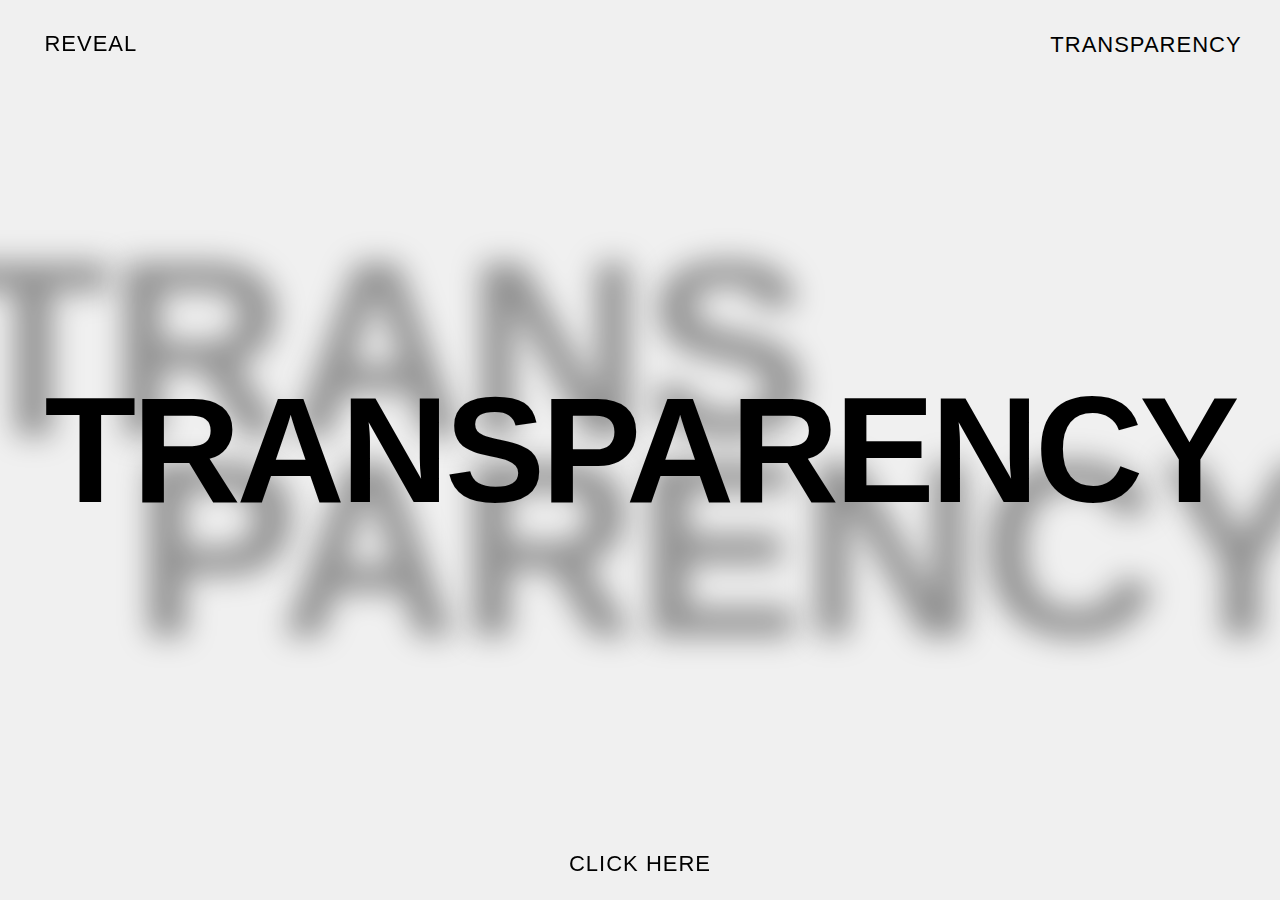
<file: interactivepoetry/index.html>
<!DOCTYPE html>
<!--Marta Sousa-->
<html lang="en">

<head>
  <title>Interaction</title>
  <meta charset="utf-8" />
  <meta name="viewport" content="width=device-width, initial-scale=1.0" />
  <link rel="icon" href="img/icone.png">
  <link rel="stylesheet" href="css/style.css" />

</head>

<body>

  <div class="bg_img"><p class="first">Trans</p><p class="second">parency</p></div>

    <p><button id="esc" onclick="myFunction()">Reveal</button></p>
    <p class="btn_hd"><button id="esc2" onclick="myFunction()">Reveal</button></p>
    <p id="hide">Transparency</p>

    <button id="opc">click here</button>

    <div id="info">
      <h1 id="transparente"><a href="privacy.html">Trans/<br>parency</br></a></h1>
    </div>

    <div>
      <button id="opc2">click here</button>
    </div>

    <div id="info2">
      <h1 id="transparente2"><a href="privacy.html">Transparency</a></h1>
    </div>

  <script src="js/script2.js"></script>

</body>

</html>
</file>
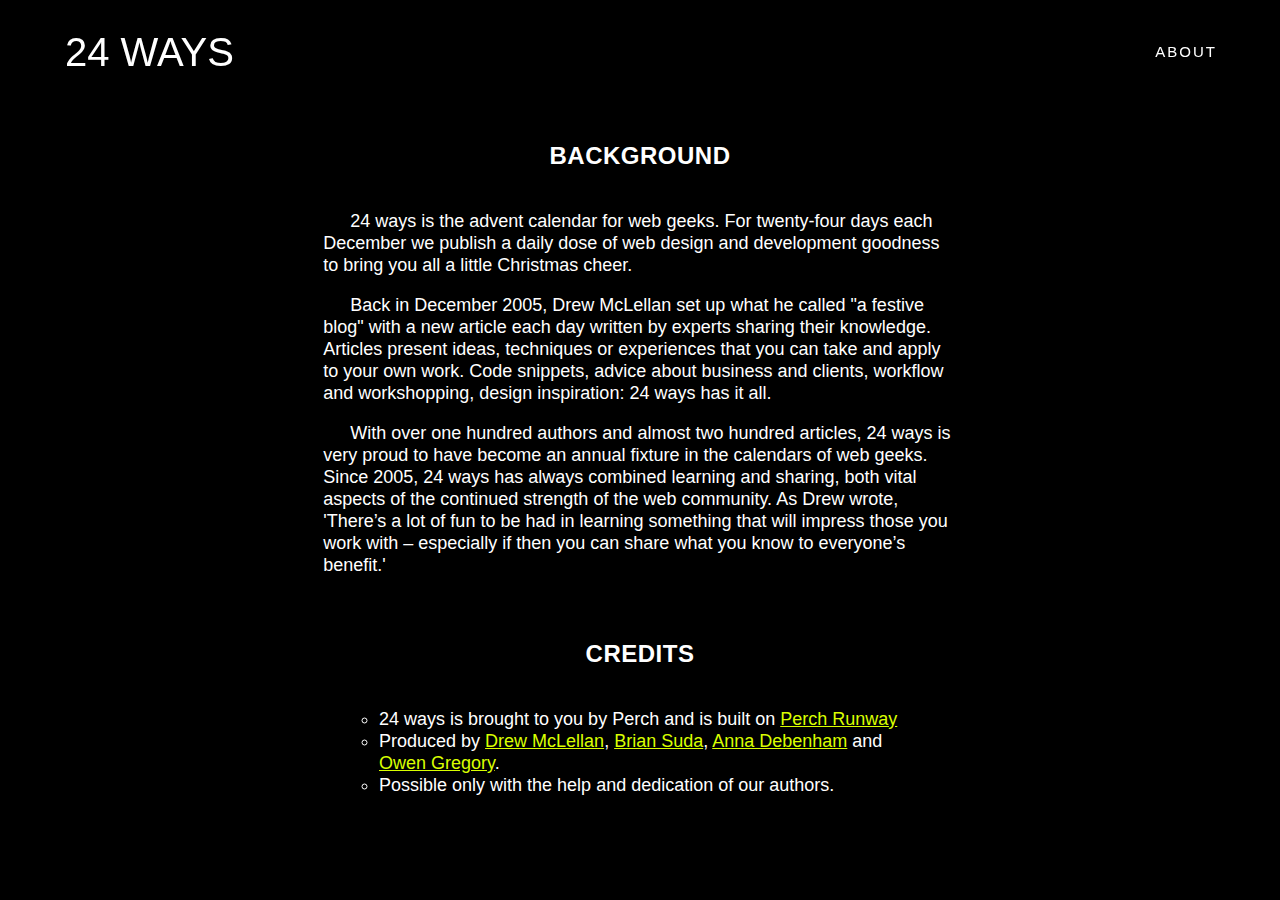
<file: 24ways/about.html>
<!DOCTYPE html>
<!--Marta Sousa-->
<html lang="en">
<head>
  <title>24 Ways</title>
  <meta charset="utf-8" />
  <meta name="viewport" content="width=device-width, initial-scale=1.0"/>
  <link rel="stylesheet" type="text/css" href="css/style.css" />
  <link rel="icon" href="img/24ways.jpg">
    </head>
    <body>

      <div class="navigation">
        <ul>
        <li><a href="index.html">24 WAYS</a></li>
        <li><span class="about"><a href="about.html">ABOUT</a></span></li>
        </ul> </div>

        <header>
        <h3>Background</h3>
        </header>
        <p>24 ways is the advent calendar for web geeks. For twenty-four days each December we publish a daily dose of web design and development goodness to bring you all a little Christmas cheer.</p>
        <p>Back in December 2005, Drew McLellan set up what he called <cite>a festive blog</cite> with a new article each day written by experts sharing their knowledge. Articles present ideas, techniques or experiences that you can take and apply to your own work. Code snippets, advice about business and clients, workflow and workshopping, design inspiration: 24 ways has it all.</p>
        <p>With over one hundred authors and almost two hundred articles, 24 ways is very proud to have become an annual fixture in the calendars of web geeks. Since 2005, 24 ways has always combined learning and sharing, both vital aspects of the continued strength of the web community. As Drew wrote, <q>There’s a lot of fun to be had in learning something that will impress those you work with – especially if then you can share what you know to everyone’s benefit.</q></p>

        <h3>Credits</h3>
        <div class="credits">
        <ol>
          <li>24 ways is brought to you by Perch and is built on <a href="https://grabaperch.com/?utm_source=24w01&utm_medium=banner&utm_campaign=jan11">Perch Runway</a></li>
          <li>Produced by <a href="https://allinthehead.com/retro/381/adding-the-noopener-attribute-to-commonmark">Drew McLellan</a>, <a href="https://suda.co.uk/">Brian Suda</a>, <a href="https://www.maban.co.uk/">Anna Debenham</a> and <a href="http://fullcreammilk.co.uk/">Owen Gregory</a>.</li>
          <li>Possible only with the help and dedication of our authors.</li>
        </ol></div>

    </body>
    </html>
</file>
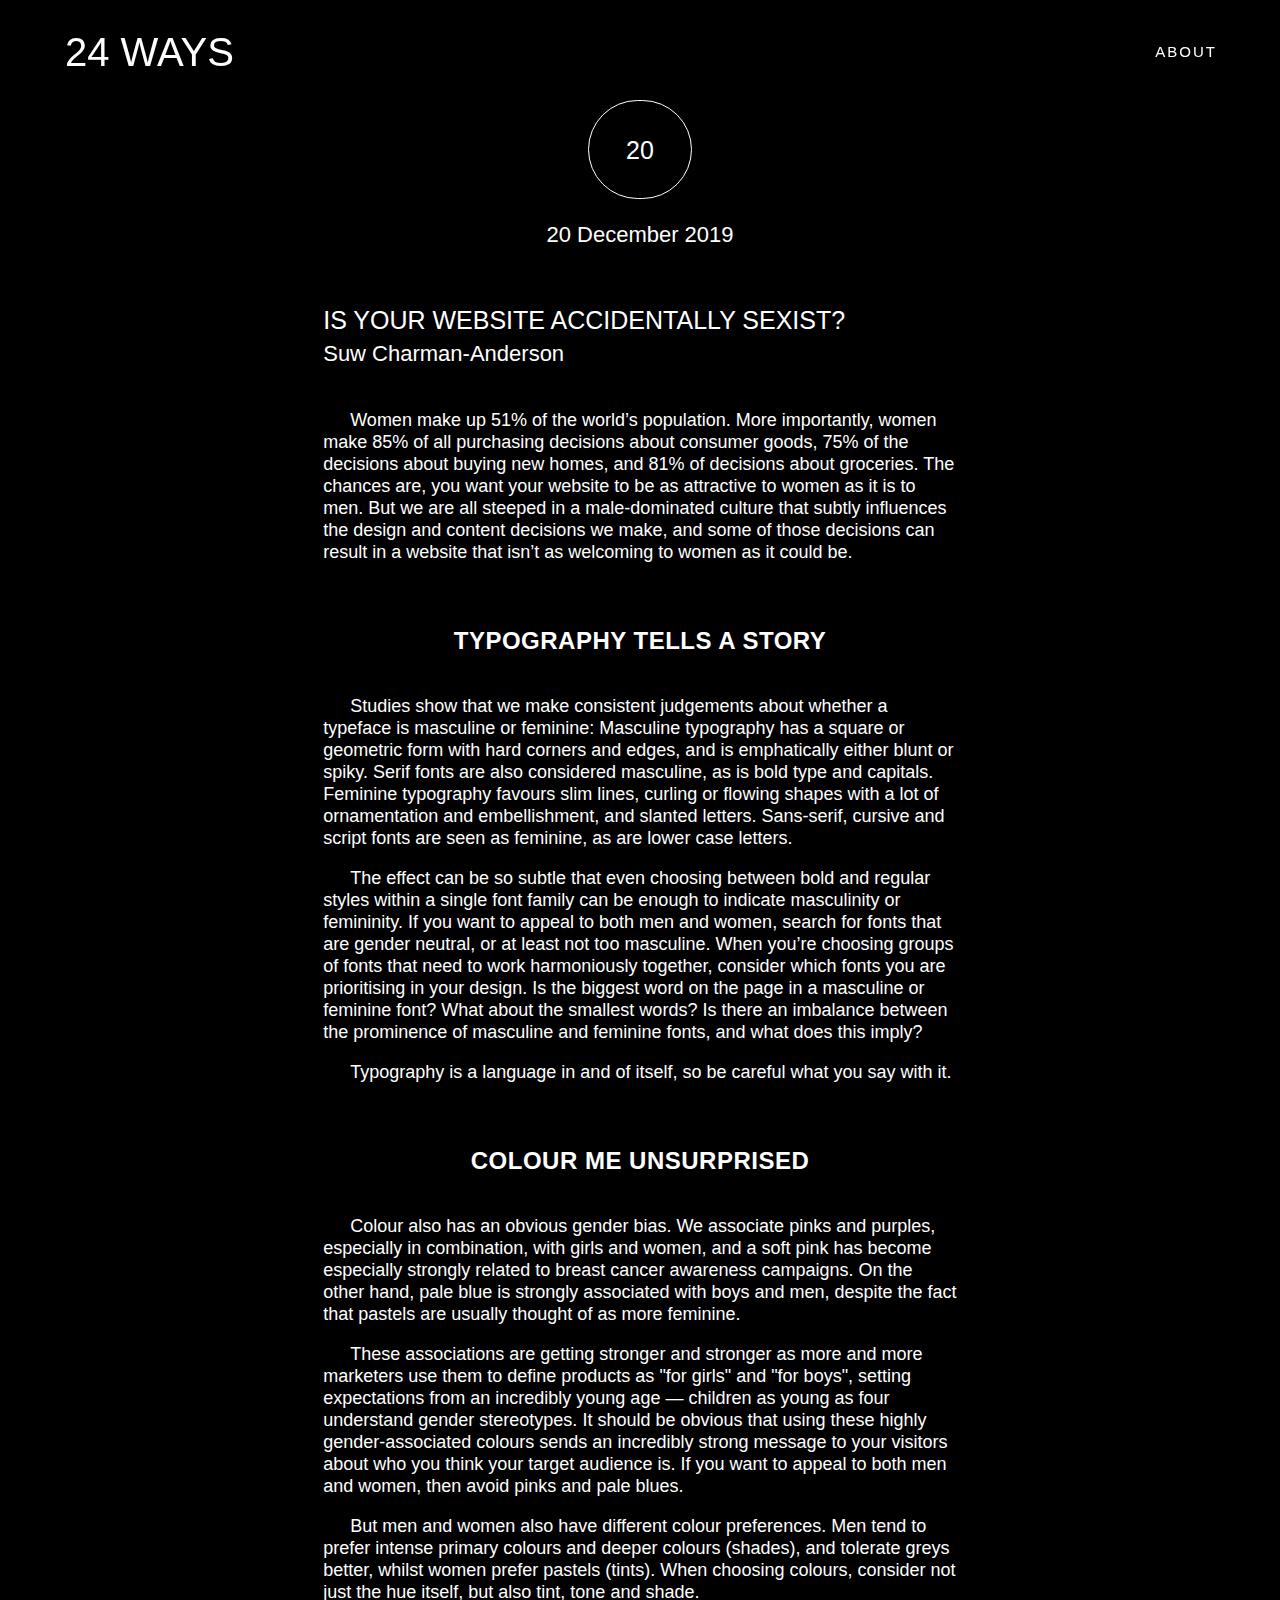
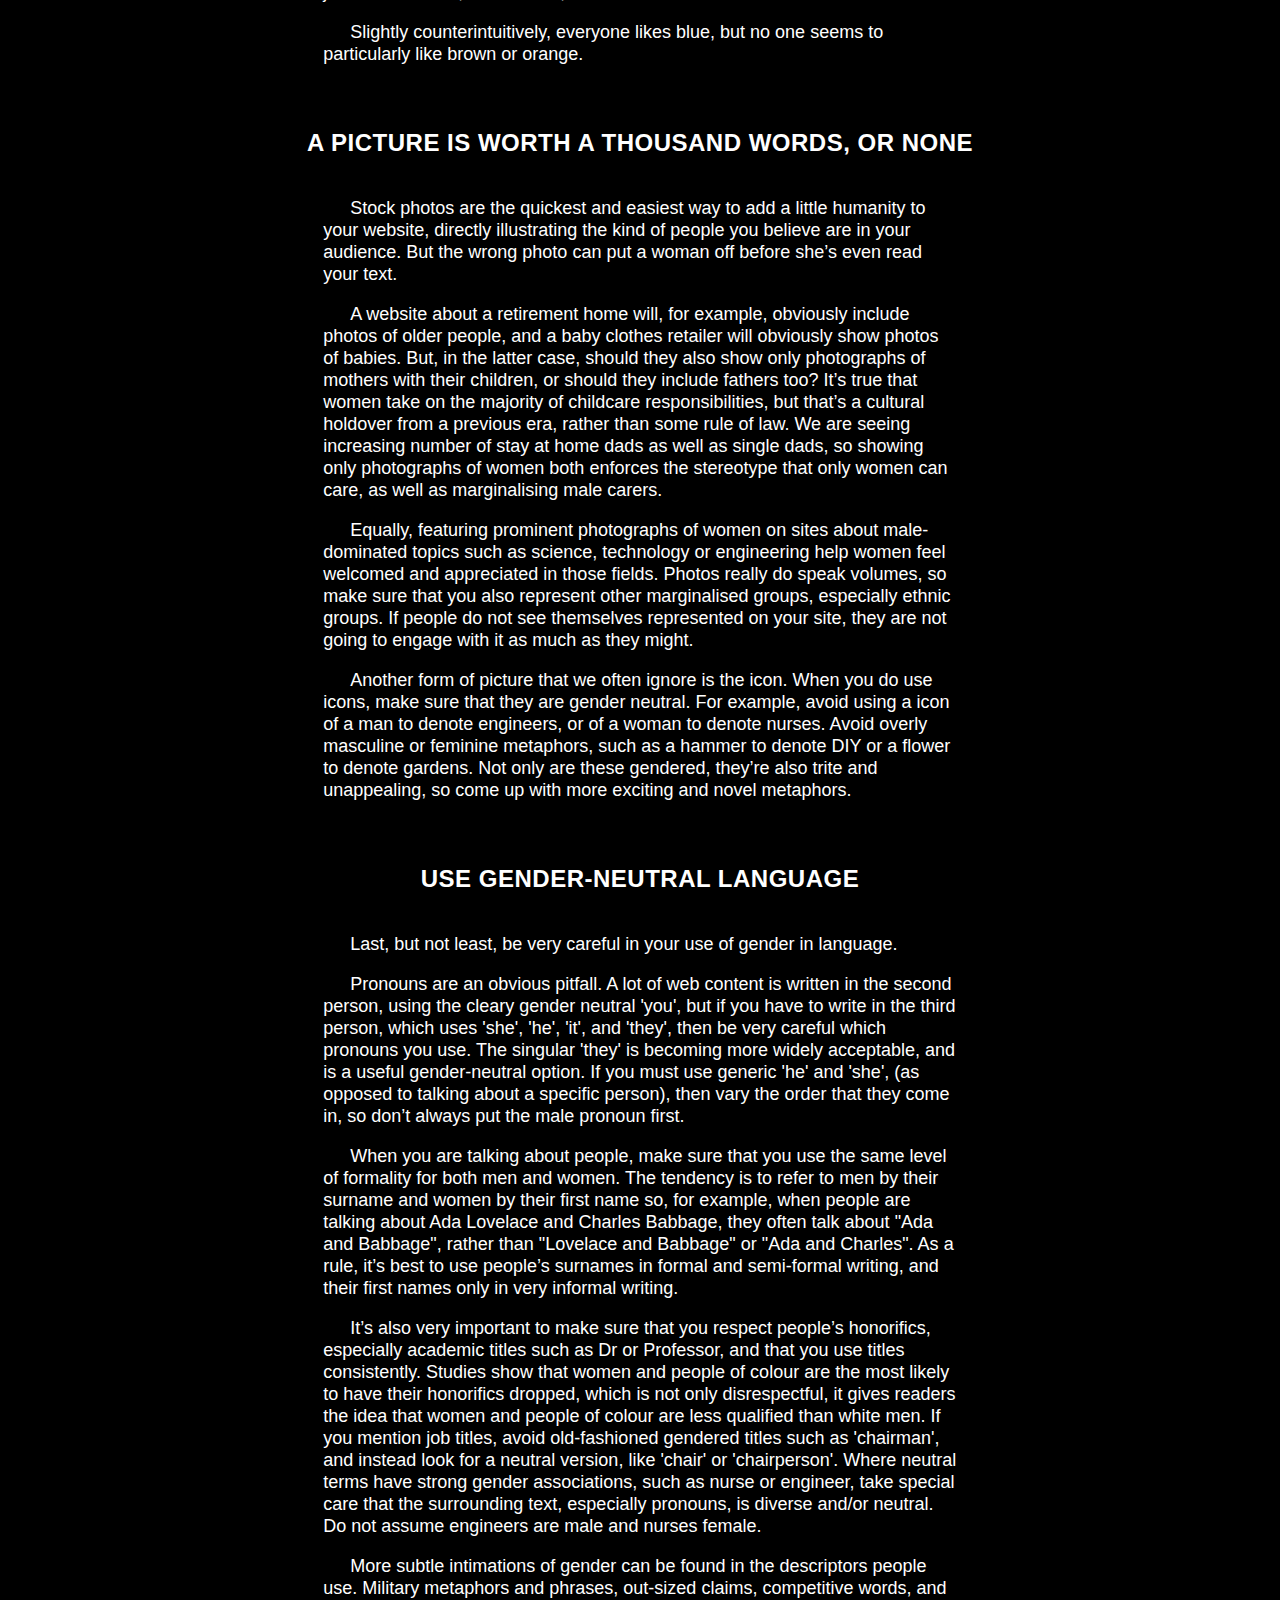
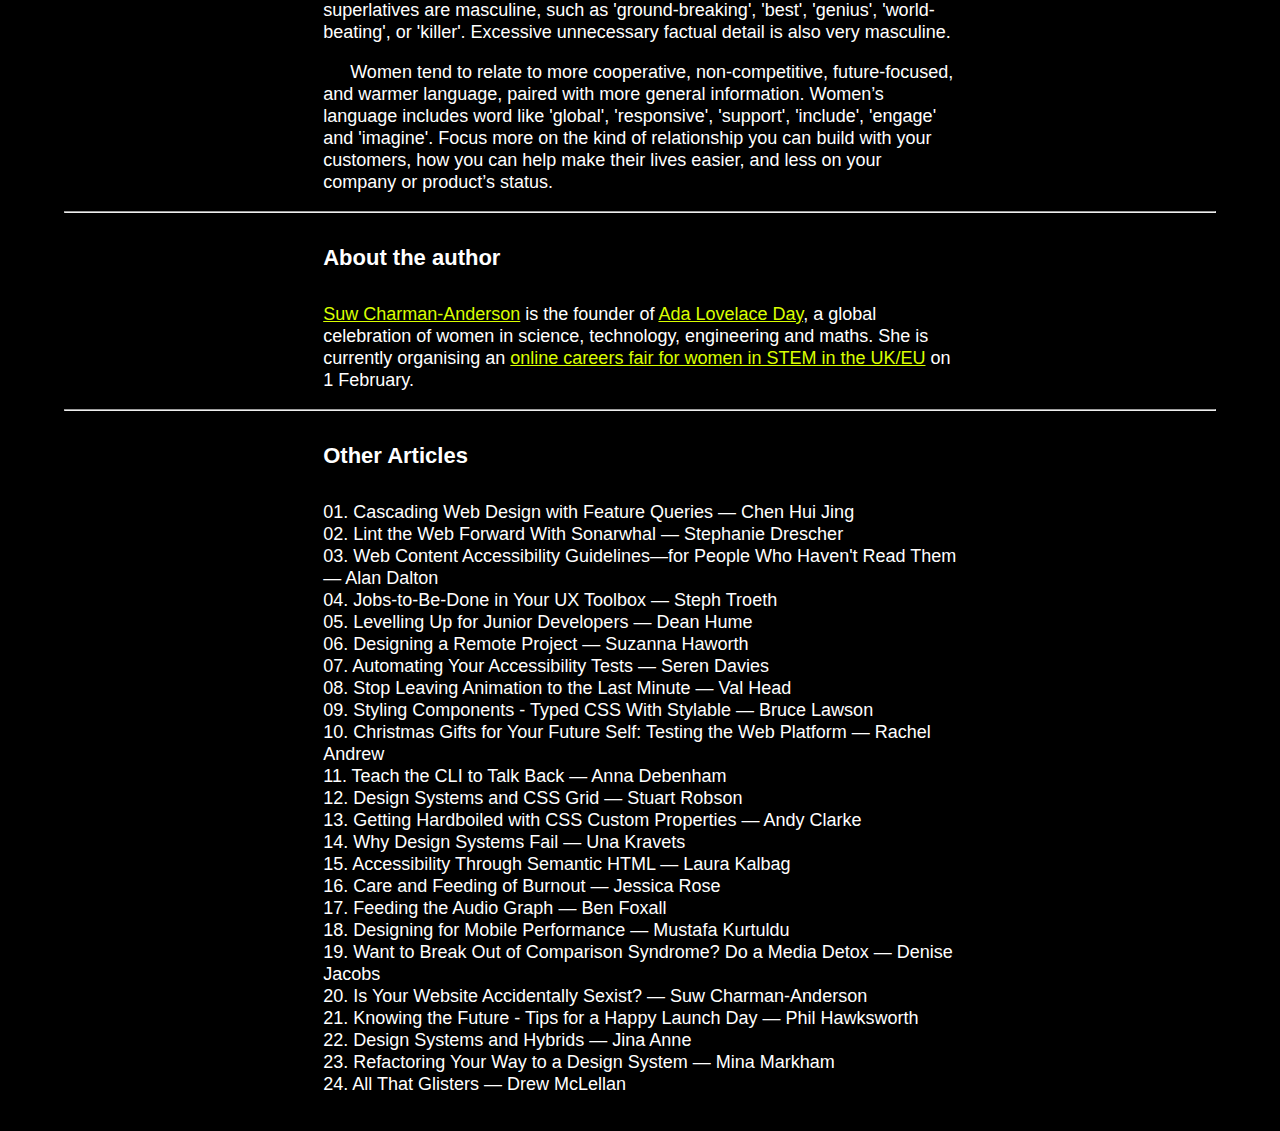
<file: 24ways/article.html>
<!DOCTYPE html>
<!--Marta Sousa-->
<html lang="en">
<head>
  <title>24 Ways</title>
  <meta charset="utf-8" />
  <meta name="viewport" content="width=device-width, initial-scale=1.0"/>
  <link rel="stylesheet" type="text/css" href="css/style.css" />
  <link rel="icon" href="img/24ways.jpg">
    </head>
    <body>

      <div class="navigation">
        <ul>
        <li><a href="index.html">24 WAYS</a></li>
        <li><span class="about"><a href="about.html">ABOUT</a></span></li>
        </ul> </div>

          <div class="intro2">
          <header>
          <h2>20</h2>
          <p>20 December 2019</p>
          </header>
          <h2>Is Your Website Accidentally Sexist?</h2>
          <p>Suw Charman-Anderson</p>
        </div>

<p>Women make up 51% of the world’s population. More importantly, women make 85% of all purchasing decisions about consumer goods, 75% of the decisions about buying new homes, and 81% of decisions about groceries. The chances are, you want your website to be as attractive to women as it is to men. But we are all steeped in a male-dominated culture that subtly influences the design and content decisions we make, and some of those decisions can result in a website that isn’t as welcoming to women as it could be.</p>
<h3>Typography tells a story</h3>
<p>Studies show that we make consistent judgements about whether a typeface is masculine or feminine: Masculine typography has a square or geometric form with hard corners and edges, and is emphatically either blunt or spiky. Serif fonts are also considered masculine, as is bold type and capitals. Feminine typography favours slim lines, curling or flowing shapes with a lot of ornamentation and embellishment, and slanted letters. Sans-serif, cursive and script fonts are seen as feminine, as are lower case letters.</p>
<p>The effect can be so subtle that even choosing between bold and regular styles within a single font family can be enough to indicate masculinity or femininity. If you want to appeal to both men and women, search for fonts that are gender neutral, or at least not too masculine. When you’re choosing groups of fonts that need to work harmoniously together, consider which fonts you are prioritising in your design. Is the biggest word on the page in a masculine or feminine font? What about the smallest words? Is there an imbalance between the prominence of masculine and feminine fonts, and what does this imply?</p>
<p>Typography is a language in and of itself, so be careful what you say with it.</p>
<h3>Colour me unsurprised</h3>
<p>Colour also has an obvious gender bias. We associate pinks and purples, especially in combination, with girls and women, and a soft pink has become especially strongly related to breast cancer awareness campaigns. On the other hand, pale blue is strongly associated with boys and men, despite the fact that pastels are usually thought of as more feminine.</p>
<p>These associations are getting stronger and stronger as more and more marketers use them to define products as <cite>for girls</cite> and <cite>for boys</cite>, setting expectations from an incredibly young age — children as young as four understand gender stereotypes. It should be obvious that using these highly gender-associated colours sends an incredibly strong message to your visitors about who you think your target audience is. If you want to appeal to both men and women, then avoid pinks and pale blues.</p>
<p>But men and women also have different colour preferences. Men tend to prefer intense primary colours and deeper colours (shades), and tolerate greys better, whilst women prefer pastels (tints). When choosing colours, consider not just the hue itself, but also tint, tone and shade.</p>
<p>Slightly counterintuitively, everyone likes blue, but no one seems to particularly like brown or orange.</p>
<h3>A picture is worth a thousand words, or none</h3>
<p>Stock photos are the quickest and easiest way to add a little humanity to your website, directly illustrating the kind of people you believe are in your audience. But the wrong photo can put a woman off before she’s even read your text.</p>
<p>A website about a retirement home will, for example, obviously include photos of older people, and a baby clothes retailer will obviously show photos of babies. But, in the latter case, should they also show only photographs of mothers with their children, or should they include fathers too? It’s true that women take on the majority of childcare responsibilities, but that’s a cultural holdover from a previous era, rather than some rule of law. We are seeing increasing number of stay at home dads as well as single dads, so showing only photographs of women both enforces the stereotype that only women can care, as well as marginalising male carers.</p>
<p>Equally, featuring prominent photographs of women on sites about male-dominated topics such as science, technology or engineering help women feel welcomed and appreciated in those fields. Photos really do speak volumes, so make sure that you also represent other marginalised groups, especially ethnic groups. If people do not see themselves represented on your site, they are not going to engage with it as much as they might.</p>
<p>Another form of picture that we often ignore is the icon. When you do use icons, make sure that they are gender neutral. For example, avoid using a icon of a man to denote engineers, or of a woman to denote nurses. Avoid overly masculine or feminine metaphors, such as a hammer to denote DIY or a flower to denote gardens. Not only are these gendered, they’re also trite and unappealing, so come up with more exciting and novel metaphors.</p>
<h3>Use gender-neutral language</h3>
<p>Last, but not least, be very careful in your use of gender in language.</p>
<p>Pronouns are an obvious pitfall. A lot of web content is written in the second person, using the cleary gender neutral <q>you</q>, but if you have to write in the third person, which uses <q>she</q>, <q>he</q>, <q>it</q>, and <q>they</q>, then be very careful which pronouns you use. The singular <q>they</q> is becoming more widely acceptable, and is a useful gender-neutral option. If you must use generic <q>he</q> and <q>she</q>, (as opposed to talking about a specific person), then vary the order that they come in, so don’t always put the male pronoun first.</p>
<p>When you are talking about people, make sure that you use the same level of formality for both men and women. The tendency is to refer to men by their surname and women by their first name so, for example, when people are talking about Ada Lovelace and Charles Babbage, they often talk about <cite>Ada and Babbage</cite>, rather than <cite>Lovelace and Babbage</cite> or <cite>Ada and Charles</cite>. As a rule, it’s best to use people’s surnames in formal and semi-formal writing, and their first names only in very informal writing.</p>
<p>It’s also very important to make sure that you respect people’s honorifics, especially academic titles such as Dr or Professor, and that you use titles consistently. Studies show that women and people of colour are the most likely to have their honorifics dropped, which is not only disrespectful, it gives readers the idea that women and people of colour are less qualified than white men. If you mention job titles, avoid old-fashioned gendered titles such as <q>chairman</q>, and instead look for a neutral version, like <q>chair</q> or <q>chairperson</q>. Where neutral terms have strong gender associations, such as nurse or engineer, take special care that the surrounding text, especially pronouns, is diverse and/or neutral. Do not assume engineers are male and nurses female.</p>
<p>More subtle intimations of gender can be found in the descriptors people use. Military metaphors and phrases, out-sized claims, competitive words, and superlatives are masculine, such as <q>ground-breaking</q>, <q>best</q>, <q>genius</q>, <q>world-beating</q>, or <q>killer</q>. Excessive unnecessary factual detail is also very masculine.</p>
<p>Women tend to relate to more cooperative, non-competitive, future-focused, and warmer language, paired with more general information. Women’s language includes word like <q>global</q>, <q>responsive</q>, <q>support</q>, <q>include</q>, <q>engage</q> and <q>imagine</q>. Focus more on the kind of relationship you can build with your customers, how you can help make their lives easier, and less on your company or product’s status.</p>
<hr>
<h4>About the author</h4>
<div class="info">
<p><a href="https://www.chocolateandvodka.com/">Suw Charman-Anderson</a> is the founder of <a href="https://findingada.com/">Ada Lovelace Day</a>, a global celebration of women in science, technology, engineering and maths. She is currently organising an <a href="https://findingada.com/careers/candidate-info/">online careers fair for women in STEM in the UK/EU</a> on 1 February.</p>
</div>
<hr>
<h4>Other Articles</h4>

  <div class="container2">
  <ul>
      <li><span class="outros">01.</span> Cascading Web Design with Feature Queries — Chen Hui Jing</li>
      <li><span class="outros">02.</span> Lint the Web Forward With Sonarwhal — Stephanie Drescher</li>
      <li><span class="outros">03.</span> Web Content Accessibility Guidelines—for People Who Haven't Read Them — Alan Dalton</li>
      <li><span class="outros">04.</span> Jobs-to-Be-Done in Your UX Toolbox — Steph Troeth</li>
      <li><span class="outros">05.</span> Levelling Up for Junior Developers — Dean Hume</li>
      <li><span class="outros">06.</span> Designing a Remote Project — Suzanna Haworth</li>
      <li><span class="outros">07.</span> Automating Your Accessibility Tests — Seren Davies</li>
      <li><span class="outros">08.</span> Stop Leaving Animation to the Last Minute — Val Head</li>
      <li><span class="outros">09.</span> Styling Components - Typed CSS With Stylable — Bruce Lawson</li>
      <li><span class="outros">10.</span> Christmas Gifts for Your Future Self: Testing the Web Platform — Rachel Andrew</li>
      <li><span class="outros">11.</span> Teach the CLI to Talk Back — Anna Debenham</li>
      <li><span class="outros">12.</span> Design Systems and CSS Grid — Stuart Robson</li>
      <li><span class="outros">13.</span> Getting Hardboiled with CSS Custom Properties — Andy Clarke</li>
      <li><span class="outros">14.</span> Why Design Systems Fail — Una Kravets</li>
      <li><span class="outros">15.</span> Accessibility Through Semantic HTML — Laura Kalbag</li>
      <li><span class="outros">16.</span> Care and Feeding of Burnout — Jessica Rose</li>
      <li><span class="outros">17.</span> Feeding the Audio Graph — Ben Foxall</li>
      <li><span class="outros">18.</span> Designing for Mobile Performance — Mustafa Kurtuldu</li>
      <li><span class="outros">19.</span> Want to Break Out of Comparison Syndrome? Do a Media Detox — Denise Jacobs</li>
      <a class="color_change" href="article.html"><li><span class="outros">20.</span> Is Your Website Accidentally Sexist? — Suw Charman-Anderson</a></li>
      <li><span class="outros">21.</span> Knowing the Future - Tips for a Happy Launch Day — Phil Hawksworth</li>
      <li><span class="outros">22.</span> Design Systems and Hybrids — Jina Anne</li>
      <li><span class="outros">23.</span> Refactoring Your Way to a Design System — Mina Markham</li>
      <li><span class="outros">24.</span> All That Glisters — Drew McLellan</li>
    </ul> </div>

    </body>
    </html>
</file>
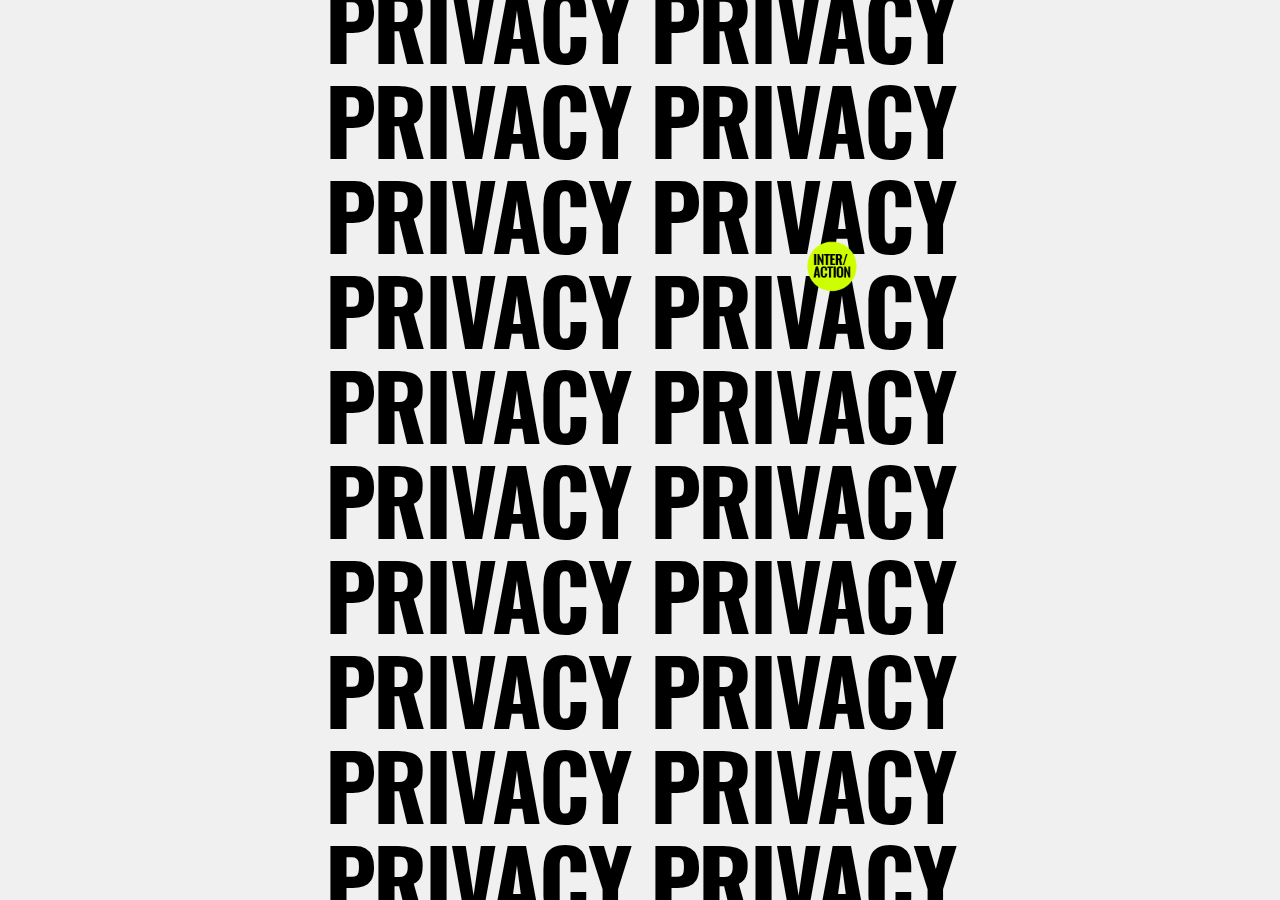
<file: interactivepoetry/privacy.html>
<!DOCTYPE html>
<!--Marta Sousa-->
<html lang="en">
<head>
  <title>Interaction</title>
  <meta charset="utf-8" />
  <meta name="viewport" content="width=device-width, initial-scale=1.0"/>
  <link rel="icon" href="img/icone.png">
  <link rel="stylesheet" type="text/css" href="css/style.css"/>
  <script src="https://ajax.googleapis.com/ajax/libs/jquery/3.5.1/jquery.min.js"></script>
    </head>

    <body class="n_img">
        <div id="pagina-privacy">
            <div id="conteudo"><a href ="index.html">
            
                <div class="linha">
                <h1 id="fd">Privacy Privacy <span class="pc">Privacy Privacy</span></h1> 
                </div>

                <div class="linha">
                <h1 id="fd">Privacy Privacy <span class="pc">Privacy Privacy</span></h1> 
                </div>

                <div class="linha">
                <h1 id="fd">Privacy Privacy <span class="pc">Privacy Privacy</span></h1> 
                </div>

                <div class="linha">
                <h1 id="fd">Privacy Privacy <span class="pc">Privacy Privacy</span></h1> 
                </div>

                <div class="linha">
                <h1 id="fd">Privacy Privacy <span class="pc">Privacy Privacy</span></h1> 
                </div>

                <div class="linha">
                <h1 id="fd">Privacy Privacy <span class="pc">Privacy Privacy</span></h1> 
                </div>

                <div class="linha">
                <h1 id="fd">Privacy Privacy <span class="pc">Privacy Privacy</span></h1> 
                </div>
            </div>
            </a>
        </div>

        <script src = "js/script.js"></script>
            
        </body>
    </html>
</file>
<file: css/style.css>
/* http://meyerweb.com/eric/tools/css/reset/
   v2.0 | 20110126
   License: none (public domain)
*/

html, body, div, span, applet, object, iframe,
h1, h2, h3, h4, h5, h6, p, blockquote, pre,
a, abbr, acronym, address, big, cite, code,
del, dfn, em, img, ins, kbd, q, s, samp,
small, strike, strong, sub, sup, tt, var,
b, u, i, center,
dl, dt, dd, ol, ul, li,
fieldset, form, label, legend,
table, caption, tbody, tfoot, thead, tr, th, td,
article, aside, canvas, details, embed,
figure, figcaption, footer, header, hgroup,
menu, nav, output, ruby, section, summary,
time, mark, audio, video {
	margin: 0;
	padding: 0;
	border: 0;
	font-size: 100%;
	font: inherit;
	vertical-align: baseline;
}
/* HTML5 display-role reset for older browsers */
article, aside, details, figcaption, figure,
footer, header, hgroup, menu, nav, section {
	display: block;
}
body {
	line-height: 1;
}
ol, ul {
	list-style: none;
}
blockquote, q {
	quotes: none;
}
blockquote:before, blockquote:after,
q:before, q:after {
	content: '';
	content: none;
}
table {
	border-collapse: collapse;
	border-spacing: 0;
}

/* End of the Reset */

body {
  width: 80%;
  margin: 0 auto;
  font-family: 'Montserrat', Helvetica, sans-serif;
  font-size: 14px;
  font-weight: 400;
  font-style: normal;
  line-height: 1.5;

}

h1 {
  font-family: 'Montserrat', Helvetica, sans-serif;
  text-align: center;
  font-weight: 700;
  font-size: 5em;
  margin-top: 2vw;
	margin-bottom: 3vw;
}

h2 {
  font-family: 'Playfair Display', serif;
  font-weight: 400;
  font-size: 70px;
  padding-top: 1em;
  clear: right;
}

p {
  clear:right;
  font-family: 'Noto Serif', serif;
  line-height: 1.7em;
  }

p.UP {
    margin-bottom: 2em;
}

p.d {
  padding-top: 1em;
  }

p.data {
  font-family: 'Montserrat', sans-serif;
  font-weight: 400;
  font-size: 1.5em;
  margin-bottom: 3em;
  margin-top: .5em;
}

ul.indice  {
	text-align: center;
	}

ul.indice li {
	display: inline-block;
	line-height: 3em;
	}

ul.indice li a {
	color: #d1c4bd;
  font-weight: 700;
  border: 2px solid;
  border-radius: 8px;
	padding: 6px 4em;
	margin: 1em;
  text-decoration: none;
}

ul.indice li a:hover {
  color: #FFF;
  background-color: #d1c4bd;
}

figure {
  float: right;
  width: 50%;
  padding-left: 4em;
	padding-bottom: 4em;
  font-size: 10px;
}

figure img {
  width: 100%;
  max-width: 600px;
  max-height: 500px;
  }

div.info {
  font-family: 'Montserrat', sans-serif;
  font-size: 1.5em;
  margin-top: 4em;
  max-width: 500px;
  max-height: 200px;
  overflow: scroll;
  float: right;
}

div.info p {
  font-family: 'Montserrat', sans-serif;
  line-height: 1.8em;
  font-weight: 700;
}

div.info p.d {
  font-weight: 400;
  line-height:1.5em;
}

div.titulo {
  margin-bottom: 5em;
}


ul.listas {
  display: list-item;
  line-height: 2em;
}

ul.listas li strong {
   font-weight: 700;
}

cite {
  font-style: italic;
}

cite:before, cite:after {
	content: '"';
}

q:before {
	content: "«"
}

q:after {
	content: '»'
}

#tBtn {
  display: none;
  position: fixed;
  bottom: 20px; 
  right: 30px; 
  z-index: 99; 
  cursor: pointer; 
  border: none;
  background-color: transparent;
}

.arrow {
  border: solid #d1c4bd;
  border-width: 0 5px 5px 0;
  display: inline-block;
  padding: 3px;
}
.up {
  transform: rotate(-135deg);
  -webkit-transform: rotate(-135deg);
}
</file>
<file: 24ways/css/style.css>
/* http://meyerweb.com/eric/tools/css/reset/
   v2.0 | 20110126
   License: none (public domain)
*/

html, body, div, span, applet, object, iframe,
h1, h2, h3, h4, h5, h6, p, blockquote, pre,
a, abbr, acronym, address, big, cite, code,
del, dfn, em, img, ins, kbd, q, s, samp,
small, strike, strong, sub, sup, tt, var,
b, u, i, center,
dl, dt, dd, ol, ul, li,
fieldset, form, label, legend,
table, caption, tbody, tfoot, thead, tr, th, td,
article, aside, canvas, details, embed,
figure, figcaption, footer, header, hgroup,
menu, nav, output, ruby, section, summary,
time, mark, audio, video {
	margin: 0;
	padding: 0;
	border: 0;
	font-size: 100%;
	font: inherit;
	vertical-align: baseline;
}
/* HTML5 display-role reset for older browsers */
article, aside, details, figcaption, figure,
footer, header, hgroup, menu, nav, section {
	display: block;
}
body {
	line-height: 1;
}
ol, ul {
	list-style: none;
}
blockquote, q {
	quotes: none;
}
blockquote:before, blockquote:after,
q:before, q:after {
	content: '';
	content: none;
}
table {
	border-collapse: collapse;
	border-spacing: 0;
}

/* End of the Reset */

body {
	color: #FFF;
	background-color: #000;
	width: 90%;
	margin: 0 auto;
	font-family: 'Gotu', sans-serif;
	font-size: 14px;
	line-height: 17px;
	font-weight: 400;
	font-style: normal;
}

header h1 {
	color: #FFF;
	font-family: 'Montserrat', sans-serif;
	font-weight: 800;
	font-size: 1.5em;
	padding-top: 4em;
	padding-bottom: 1em;
}

@supports (-webkit-text-stroke: 1px #FFF) {
	header h1 {
		-webkit-text-stroke: .5px #FFF;
		-webkit-text-fill-color: transparent;
	}
}

h2 {
	font-family: Helvetica, sans-serif;
	text-transform: uppercase;
	font-size: 20px;
	line-height: 22px;
	text-align: left;
	padding-top: .5em;
}

header h2 {
		margin-top: 4em;
		margin-bottom: 1em;
		padding: 1em 1em;
		display: inline-block;
		border: 1.5px solid #FFF;
		border-radius: 50px;
}

h3 {
	font-family: Helvetica, sans-serif;
	text-transform: uppercase;
	text-align: center;
	font-size: 16px;
	font-weight: 700;
	padding-top: 2em;
	padding-bottom: 2em;
	letter-spacing: .5px;
}

header h3 {
	padding-top: 5em;
}

h4 {
	font-weight: 700;
	font-family: Helvetica, sans-serif;
	font-size: 16px;
	margin-top: 2em;
	margin-bottom: 1em;
}

p {
	margin-top: 1em;
	text-indent: 1.5em;
}

ol {
	list-style-type: circle;
	margin-left: 1.5em;
}

a {
	color: #FFF;
	text-decoration: none;
}

.navigation {
	background-color: #000;
	position: fixed;
	width: inherit;
	padding: 20px 1px;
}

.navigation li a {
	float: left;
	font-family: Helvetica, sans-serif;
	font-size: 25px;
	text-decoration: none;
}
.navigation .about a {
	float: right;
	letter-spacing: 2px;
	font-size: 12px;
}

header p.intro {
	text-transform: uppercase;
	text-indent: 0;
	font-size: 13px;
	line-height: 15px;
	margin-bottom: 3em;
}

.conteudo {
	font-family: Helvetica, sans-serif;
	margin: .7em auto;
	width: 100%;
	height: 11em;
	background-color: transparent;
	border-top: 1px solid #FFF;
	border-bottom: 1px solid #FFF;
	border-left: 0;
	border-right: 0;
	overflow: hidden;
}

.conteudo .numero {
	display: block;
	margin-top: .5em;
	margin-left: 10px;
	font-size: 2.5em;
}

.title {
	width: 80%;
	float: left;
	font-size: 14px;
	line-height: 16px;
	margin-left: 4vw;
	margin-top: 1.5em;
}

.name {
	display: block;
	text-align: right;
	margin-top: 6.5em;
	margin-right: 4vw;
}

p.rodape {
	font-family: Helvetica, sans-serif;
	color: #868686;
	margin-top: 3em;
	margin-bottom: 1.5em;
	font-size: 10px;
	text-indent: 0;
}

.credits {
	margin-bottom: 1.5em;
}

.credits a {
 	color: #DAFF00;
	text-decoration: underline;
}

.intro2 header {
	text-align: center;
}

.intro2 p {
	text-indent: 0;
	margin-top: .5em;
	margin-bottom: 2em;
}

.info p {
	text-indent: 0;
}

.info a {
	color: #DAFF00;
	text-decoration: underline;
}

.container2 {
	margin-bottom: 1.5em;
}

.outros a {
	font-family: Helvetica, sans-serif;
	font-size: 18px;
	font-weight: 700;
	line-height: 30px;
}

	cite:before, cite:after {
		content: '"';
	}

	q:before, q:after {
		content: "'";
	}


	/* layout para tablets */
	@media screen and (min-width: 600px) and (max-width: 1024px) {

	body {
		width: 80%;
		font-size: 22px;
		line-height: 24px;
	}

	header h1 {
		font-size: 2em;
		-webkit-text-stroke: 1px;
		padding-top: 3.5em;
	}

	h2 {
		font-size: 40px;
		line-height: 42px;
	}

	header h2 {
		border-width: 2px;
		border-radius: 100px;
	}

	h3 {
		font-size: 32px;
		line-height: 35px;
		letter-spacing: 1px;
		padding-bottom: 1em;
	}

	header h3 {
		padding-bottom: 1em;
	}

	h4 {
		font-size: 30px;
		margin-bottom: 1.5em;
	}

	p {
		font-size: 20px;
		line-height: 24px;
	}

	ol {
		margin-left: .5em;
	}

	.navigation {
		padding: 40px 4px;
	}

	.navigation li a {
		font-size: 50px;
	}

	.navigation .about a {
		font-size: 22px;
	}

	header p.intro {
		font-size: 23px;
		line-height: 25px;
		margin-bottom: 2em;
	}

	.conteudo {
		margin: 1em auto;
		height: 13em;
		border-width: 2px;
		border-top: 2px solid #FFF;
		border-bottom: 2px solid #FFF;
	}

	.conteudo .numero {
		font-size: 70px;
		margin-left: 4vw;
		margin-top: .7em;
	}

	.title {
		font-size: 25px;
		line-height: 27px;
		margin-top: 2em;
	}

	.name {
	font-size: 25px;
	margin-top: 6.5em;
	margin-right: 4vw;
}

p.rodape {
	font-size: 20px;
}

.credits {
	font-size: 27px;
	line-height: 30px;
}

.intro2 p {
	font-size: 27px;
	}

.container2 {
	font-size: 27px;
	line-height: 30px;
	margin-bottom: 2em;
}

.outros a {
	font-size: 35px;
	line-height: 50px;
}
}

/* layout para desktop*/
@media screen and (min-width: 1025px) {
	body {
		width: 90%;
		font-size: 22px;
		line-height: 24px;
	}

	header h1 {
		font-size: 30px;
		padding-top: 5.5em;
		padding-bottom: 0;
	}

	h2 {
		width: 55%;
		text-align: left;
		margin-top: 2em;
		margin-left: auto;
		margin-right: auto;
		margin-bottom: .5em;
		font-size: 25px;
	}

	header h2 {
			width: inherit;
			margin-top: 4em;
			margin-bottom: 1em;
			padding: 1.5em 1.5em;
		}

	h3 {
			font-size: 24px;
			padding-top: 2em;
			padding-bottom: 1em;
		}

	header h3 {
			padding-top: 6em;
		}

	h4 {
			font-size: 22px;
			width: 55%;
			margin: 1.5em auto;
		}

	p {
			width: 55%;
			margin: 1em auto;
			font-size: 18px;
			line-height: 22px;
		}

	.navigation {
			padding: 40px 1px;
			background-color: transparent;
		}

	.navigation li a {
			font-size: 40px;
		}

	.navigation .about a {
			font-size: 15px;
		}

	header p.intro {
			width: 45%;
			font-size: 20px;
			line-height: 23px;
			margin: 2em 0;
		}

	.container {
		text-align: center;
	}

	.conteudo {
		display: inline-block;
		text-align: left;
		margin: 1em;
		width: 12em;
		height: 10em;
		overflow: hidden;
	}

	.conteudo .numero {
		font-size: 40px;
		margin-top: 1.5vw;
		margin-left: 1vw;
	}

	.title {
		font-size: 18px;
		line-height: 20px;
		margin-left: 1.5vw;
	}

	.name {
		font-size: 18px;
		margin-top: 7.5em;
		margin-right: 1vw;
	}

	.conteudo:hover {
		color: #DAFF00;
	}

	.conteudo a:hover {
		color: #DAFF00;
	}

	p.rodape {
		width: 100%;
		text-align: right;
		font-size: 12px;
		margin-top: 4em;
		padding-bottom: 0;
	}

	.credits {
		margin: 1em auto 2em auto;
		width: 50%;
		font-size: 18px;
		line-height: 22px;
	}

	.intro2 p {
		font-size: 22px;
		margin-top: 0;
		margin-bottom: 2em;
	}

	.container2 {
		margin: 1em auto 2em auto;
		width: 55%;
		font-size: 18px;
		line-height: 22px;
	}

	
	.container2 a:hover {
		color: #DAFF00;
	}
}
</file>
<file: cinemadebairro/css/style.css>
/* http://meyerweb.com/eric/tools/css/reset/
   v2.0 | 20110126
   License: none (public domain)
*/

html, body, div, span, applet, object, iframe,
h1, h2, h3, h4, h5, h6, p, blockquote, pre,
a, abbr, acronym, address, big, cite, code,
del, dfn, em, img, ins, kbd, q, s, samp,
small, strike, strong, sub, sup, tt, var,
b, u, i, center,
dl, dt, dd, ol, ul, li,
fieldset, form, label, legend,
table, caption, tbody, tfoot, thead, tr, th, td,
article, aside, canvas, details, embed,
figure, figcaption, footer, header, hgroup,
menu, nav, output, ruby, section, summary,
time, mark, audio, video {
	margin: 0;
	padding: 0;
	border: 0;
	font-size: 100%;
	font: inherit;
	vertical-align: baseline;
}
/* HTML5 display-role reset for older browsers */
article, aside, details, figcaption, figure,
footer, header, hgroup, menu, nav, section {
	display: block;
}
body {
	line-height: 1;
}
ol, ul {
	list-style: none;
}
blockquote, q {
	quotes: none;
}
blockquote:before, blockquote:after,
q:before, q:after {
	content: '';
	content: none;
}
table {
	border-collapse: collapse;
	border-spacing: 0;
}

/* End of the Reset */

body {
  width: 95%;
  margin: 0 auto;
  font-family: 'Montserrat', Helvetica, sans-serif;
  font-size: 12px;
  font-weight: 400;
  font-style: normal;
  line-height: 1.5;
}

h1 {
  font-family: 'Montserrat', Helvetica, sans-serif;
  text-align: center;
  font-weight: 700;
  font-size: 22px;
  margin-top: 1em;
	margin-bottom: 3vw;
}

h2 {
  font-family: 'Playfair Display', serif;
  font-weight: 400;
  font-size: 40px;
  line-height: 42px;
  padding-top: 1em;
  clear: right;
}

p {
  clear:right;
  font-family: 'Noto Serif', serif;
  }

p.UP {
    margin-bottom: 2em;
}

p.d {
  padding-top: 1em;
  }

p.data {
  font-family: 'Montserrat', sans-serif;
  font-weight: 400;
  font-size: 15px;
  margin-bottom: 2em;
  margin-top: .7em;
}

ul.indice  {
	text-align: center;
  margin-top: 1em;
	}

ul.indice li {
	display: inline-block;
	line-height: 3em;
  margin: 2px;
	}

ul.indice li a {
	color: #d1c4bd;
  font-weight: 700;
  border: 2px solid;
  border-radius: 8px;
	padding: 6px 1em;
  text-decoration: none;
}

figure {
  width: 100%;
	padding-bottom: 3em;
  font-size: 10px;
}

figure img {
  width: 100%;
  max-width: 600px;
  max-height: 500px;
  }

div.info {
  font-family: 'Montserrat', sans-serif;
  font-size: 15px;
  margin-top: 4em;
  max-width: 500px;
  max-height: 110px;
  overflow: scroll;
  float: right;
}

div.info p {
  font-family: 'Montserrat', sans-serif;
  line-height: 19px;
  font-weight: 700;
}

div.info p.d {
  font-weight: 400;
  line-height:1.5em;
}

div.titulo {
  margin-bottom: 5em;
}

ul.listas {
  display: list-item;
  line-height: 1.7em;
  margin-bottom: 1.5em;
}

ul.listas li strong {
   font-weight: 700;
}

cite {
  font-style: italic;
}

cite:before, cite:after {
	content: '"';
}

q:before {
	content: "«"
}

q:after {
	content: '»'
}

#tBtn {
  display: none;
  position: fixed;
  bottom: 10px; 
  right: 10px; 
  z-index: 99; 
  cursor: pointer; 
  border: none;
  background-color: transparent;
}

.arrow {
  border: solid #d1c4bd;
  border-width: 0 5px 5px 0;
  display: inline-block;
  padding: 3px;
}
.up {
  transform: rotate(-135deg);
  -webkit-transform: rotate(-135deg);
}

	/* layout para tablets */
	@media screen and (min-width: 600px) and (max-width: 1024px) {

    body {
    width: 85%;
    font-size: 20px;
    line-height: 22px;
    }

    h1 {
      font-size: 40px;
      margin-top: 1.2em;
      margin-bottom: 1em;
    }

    h2 {
      font-size: 70px;
      line-height: 72px;
    }
    
    ul.indice li {
      margin: 2px 6px;
      }
    
    ul.indice li a {
      font-size: 22px;
      padding: 6px 1.2em;
    }

    div.info {
      margin-top: 4em;
      margin-bottom: 2em;
      max-width: 450px;
      max-height: 140px;
    }
    
    div.info p {
      font-family: 'Montserrat', sans-serif;
      font-size: 22px;
      line-height: 28px;
      font-weight: 700;
    }
    
    div.info p.d {
      line-height: 28px;
    }

    p.d {
      padding-top: .7em;
      }

      p.data {
        font-size: 26px;
      }

      figure {
        font-size: 18px;
      }
      
      figure img {
        max-width: none;
        }
  }

/* layout para desktop*/
@media screen and (min-width: 1025px) {

body {
  width: 80%;
  font-size: 14px;
  line-height: 20px;
}

h1 {
  font-size: 70px;
  margin-top: .7em;
	margin-bottom: 1em;
}

h2 {
  font-size: 70px;
}

::-webkit-scrollbar {
  height: 5px;
  width: 7px;
}

::-webkit-scrollbar-thumb {
  background: rgba(44, 44, 44, 0.1); 
  border-radius: 20px;
}

p.data {
  font-size: 22px;
  margin-top: 1.5em;
  margin-bottom: 3em;
}

ul.indice  {
	text-align: center;
	}

ul.indice li a {
	padding: 6px 3.5em;
	margin: .5em;
}

ul.indice li a:hover {
  color: #FFF;
  background-color: #d1c4bd;
}

figure {
  float: right;
  width: 50%;
  padding-left: 4em;
	padding-bottom: 4em;
  font-size: 12px;
}

div.info {
  max-height: 200px;
}

div.info p {
  font-size: 20px;
  line-height: 35px;
}

div.info p.d {
  line-height:26px;
}

ul.listas {
  line-height: 26px;
  margin-bottom: 0;
}

#tBtn {
  bottom: 20px; 
  right: 30px; 
  
}

.arrow {
  width: 7px;
  height: 7px;
}
}
</file>
<file: interactivepoetry/css/style.css>
/* http://meyerweb.com/eric/tools/css/reset/
   v2.0 | 20110126
   License: none (public domain)
*/

html, body, div, span, applet, object, iframe,
h1, h2, h3, h4, h5, h6, p, blockquote, pre,
a, abbr, acronym, address, big, cite, code,
del, dfn, em, img, ins, kbd, q, s, samp,
small, strike, strong, sub, sup, tt, var,
b, u, i, center,
dl, dt, dd, ol, ul, li,
fieldset, form, label, legend,
table, caption, tbody, tfoot, thead, tr, th, td,
article, aside, canvas, details, embed,
figure, figcaption, footer, header, hgroup,
menu, nav, output, ruby, section, summary,
time, mark, audio, video {
	margin: 0;
	padding: 0;
	border: 0;
	font-size: 100%;
	font: inherit;
	vertical-align: baseline;
}
/* HTML5 display-role reset for older browsers */
article, aside, details, figcaption, figure,
footer, header, hgroup, menu, nav, section {
	display: block;
}
body {
	line-height: 1;
}
ol, ul {
	list-style: none;
}
blockquote, q {
	quotes: none;
}
blockquote:before, blockquote:after,
q:before, q:after {
	content: '';
	content: none;
}
table {
	border-collapse: collapse;
	border-spacing: 0;
}

/* End of the Reset */

@font-face {
  font-family: 'Oswald';
  src: url(../font/Oswald-VariableFont_wght.ttf);
  font-weight: 200 700;
}

body {
	/*background-image: url(../img/blur.png);
	background-size: auto auto;
	background-repeat: no-repeat;*/
	background-color: rgb(240, 240, 240);
	color: #000;
	font-family: 'Oswald', sans-serif;
	font-weight: 700;
	font-size: 40px;
	line-height: 45px;
	letter-spacing: -2px;
	text-transform: uppercase;	
}

.bg_img {
	font-family: Helvetica, sans-serif;
	position: absolute;
	color: transparent;
	text-shadow: 0 0 10px rgba(0, 0, 0, .3);
	z-index: -1;
	font-size: 65px;
	line-height: 65px;
	top: 45%;
	left: 50%;
	-ms-transform: translate(-50%, -45%);
	transform: translate(-50%, -45%);
}


h1 {
	font-family: 'Oswald', sans-serif;
	text-transform: uppercase;
	text-align: center;
}

a {
	text-decoration: none;
	color: #000;
}  

.btn_hd {
	background-color: transparent;
    color: #000;
    border: none;
    outline: none;
    float: left;
	margin-left: 2%;
}

#esc2 {
	border: none;
	font-family: 'Helvetica', sans-serif;
    font-size: 15px;
    letter-spacing: 1px;
	text-align: center;
    text-transform: uppercase;
	vertical-align:super;
}

#esc {
	display: none;
}

#hide {
	color: #000;
	font-family: Helvetica, sans-serif;
	font-size: 15px;
	font-weight: 400;
	letter-spacing: 1px;
	margin-right: 2%;
	text-transform: uppercase;	
	float: right;
}

#opc {
	display: block;
	position: fixed;
	font-family: Helvetica, sans-serif;
	font-size: 12px;
	letter-spacing: 1px;
	text-align: center;
	text-transform: uppercase;
	left: 35%;
	bottom: 1em;
	background-color:transparent;
	color: #000;	
	border: none;
	outline: none;
	margin: auto;	
	left: 50%;
	transform: translateX(-50%);
}

#info {
	margin: auto;
  	position: absolute;
  	top: 50%;
	left: 50%;
  	-ms-transform: translate(-50%, -50%);
	transform: translate(-50%, -50%);
	opacity: 1;
	transition: opacity 1s; 
}

#info.fade {
	opacity: 0;
  }

  #transparente {
	font-family: Helvetica, sans-serif;
	font-size: 60px;
	font-weight: 400;
	line-height: 60px;
	letter-spacing: -2px;
	text-align: left;
}

#opc2 {
	display: none;
}

#transparente2 {
	display: none;
}

#pagina-privacy {
	position: fixed;
	width: 95%;
	height: 95%;
	top: 50%;
	left: 50%;
	transform: translate(-50%, -50%);
}

#conteudo {
	position: absolute;
	top: 50%;
	left: 50%;
	width: 95%;
	transform: translate(-50%, -50%);
}

#fd {
	font-size: 42px;
	line-height: 70px;
	animation: mymove 2s infinite;
}

@keyframes mymove {
	  
	0% {
		font-weight: 700;
	}
	
	50% {
		font-weight: 400;
	}
	
	100% {
		font-weight: 700;
  }
}

  .pc {
	  display: none;
  }


  /* versões mobile mais compridas*/
@media screen and (min-width: 365px) {

	body{
	font-size: 50px;
	}

	.bg_img {
		font-size: 75px;
		line-height: 75px;
	}

	#esc2 {
		font-size: 18px;
	}

	#hide {
		font-size: 18px;
	}

	#opc {
		font-size: 18px;
		bottom: .5em;
	}

	#transparente a{
		font-size: 70px;
	}

	#fd {
		font-size: 50px;
		line-height: 90px;
	}
}

	/* layout para tablets */
	@media screen and (min-width: 600px) and (max-width: 1024px) {

		.bg_img {
			text-shadow: 0 0 20px rgba(0, 0, 0, .3);
			font-size: 150px;
			line-height: 150px;
			top: 43%;
			left: 50%;
			-ms-transform: translate(-50%, -43%);
			transform: translate(-50%, -43%);
		}
	
		#transparente a{
			font-size: 140px;
			line-height: 120px;
		}

		#esc2 {
			font-size: 22px;
			margin-top: .7em;
		}
		
		#hide {
			font-size: 22px;
			margin-top: .7em;
		}

		#opc {
			font-size: 22px;
			bottom: .7em;
		}

		#fd {
			font-size: 90px;
			line-height: 130px;
		}
	}


/* layout para desktop*/
@media screen and (min-width: 1025px) {

	.bg_img {
		font-family: Helvetica, sans-serif;
		position: absolute;
		color: transparent;
        text-shadow: 0 0 30px rgba(0, 0, 0, .4);
		z-index: -1;
		font-size: 250px;
		line-height: 200px;
		top: 50%;
		left: 50%;
		-ms-transform: translate(-50%, -50%);
		transform: translate(-50%, -50%);
	}

	.second {
		margin-left: .7em;
	}

	#esc {
	background-color:transparent;
	color: #000;
	display: block;
	position: fixed;
	font-family: 'Helvetica', sans-serif;
	font-size: 22px;
	letter-spacing: 1px;
	text-align: center;
	text-transform: uppercase;	
	border: none;
	outline: none;
	margin: auto;	
	padding-top: 1em;	
	top: .40em;
	left: 3%;
	}

	#esc2 {
		display: none;
	}

	#hide {
	color: #000;
	font-family: Helvetica, sans-serif;
	font-size: 22px;
	font-weight: 400;
	letter-spacing: 1px;
	text-align: right;
	margin-right: 3%;
	text-transform: uppercase;	
	padding-top: 1em;
	}

	#opc {
		display: none;
	}

	#transparente {
		display: none;
	}

	#opc2 {
		color: #000;
		background-color: transparent;
		display: block;
		position: fixed;
		font-family: Helvetica, sans-serif;
		font-size: 22px;
		letter-spacing: 1px;
		text-transform: uppercase;
		left: 50%;
		transform: translateX(-50%);
		bottom: 1em;		
		border: none;
		outline: none;
		margin: auto;			
	}
	
	#info2  {
		margin: auto;
		position: absolute;
		top: 50%;
		left: 50%;
		-ms-transform: translate(-50%, -50%);
		transform: translate(-50%, -50%);
		opacity: 1;
		transition: opacity 1s; 
	}

	#info2 a {
		cursor: url('../img/cursor2.png'), auto;
	}

	#info2.fade {
		opacity: 0;
	}

	#transparente2 {
		display: block;
		font-family: Helvetica, serif;
		font-size: 150px;
		font-weight: 800;
		line-height: 120px;
		letter-spacing: -4px;
		text-align: left;
	}
	
	#fd {
		color: #000;
		font-size: 90px;
		line-height: 95px;
	}

	.pc {
		display: inline-block;
	}
	
	.mob {
		display: none;
	}
}
</file>
